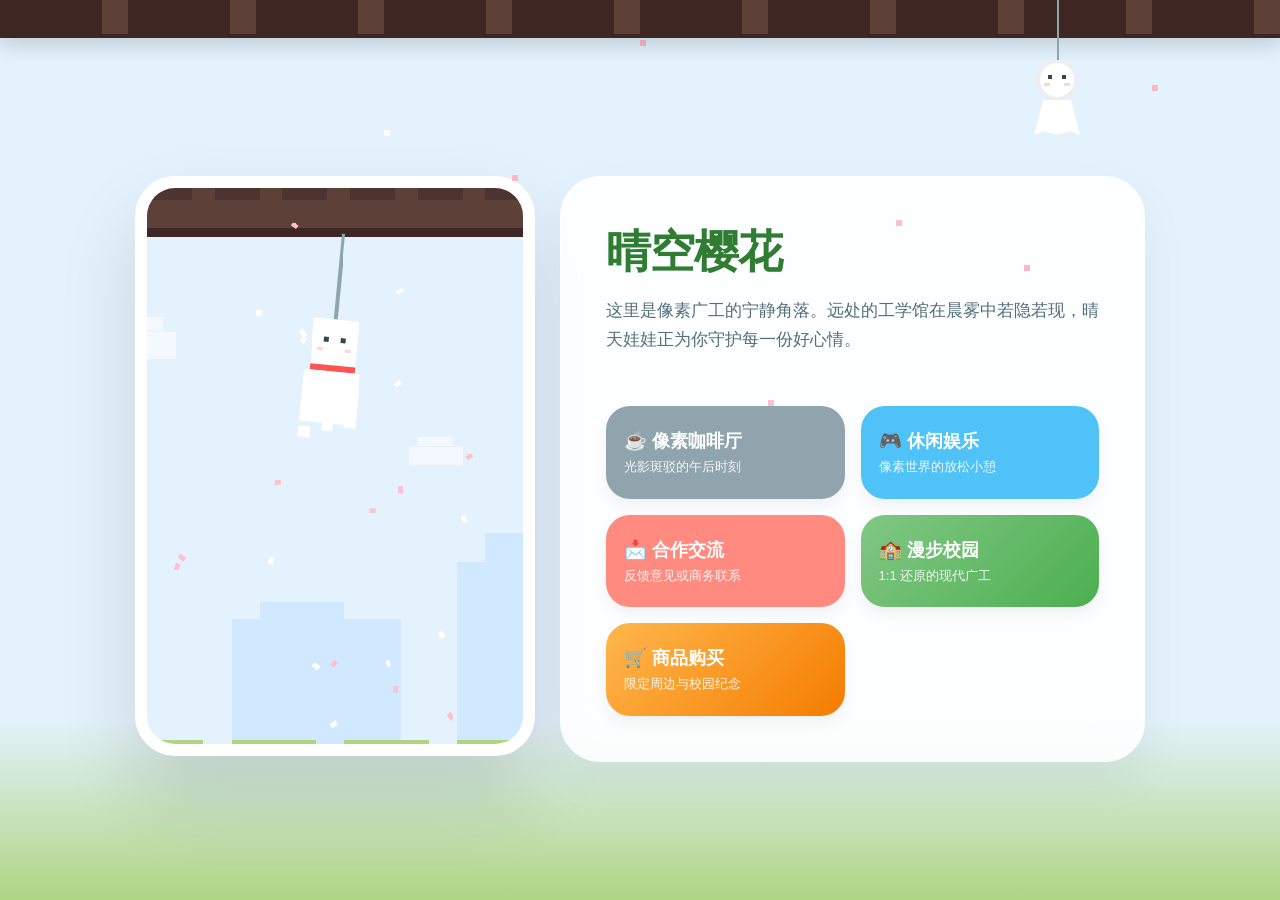
<file: index.html>
<!DOCTYPE html>
<html lang="zh-CN">
<head>
    <meta charset="UTF-8">
    <meta name="viewport" content="width=device-width, initial-scale=1.0">
    <title>Sakura & Teru Teru: GDUT Edition</title>
    <link rel="stylesheet" href="css/style.css">
</head>
<body>

<div class="sakura-overlay"></div>

<div class="roof-overlay"></div>

<div id="drag-teru" class="teru-wrapper">
    <div class="teru-rope"></div>
    <div class="teru-body-box">
        <div class="teru-head">
            <div class="teru-eye left"></div>
            <div class="teru-eye right"></div>
            <div class="teru-blush left"></div>
            <div class="teru-blush right"></div>
        </div>
        <div class="teru-skirt"></div>
    </div>
</div>

<div class="portal-container">
    <div class="canvas-side">
        <canvas id="dayCanvas" width="400" height="580"></canvas>
    </div>

    <div class="content-side">
        <div class="header">
            <h1>晴空樱花</h1>
            <p>这里是像素广工的宁静角落。远处的工学馆在晨雾中若隐若现，晴天娃娃正为你守护每一份好心情。</p>
        </div>

        <div class="nav-grid">
            <a href="cafe.html" class="nav-card cafe-link">
                <strong>☕ 像素咖啡厅</strong>
                <span>光影斑驳的午后时刻</span>
            </a>
            
            <a href="games.html" class="nav-card entertainment-link">
                <strong>🎮 休闲娱乐</strong>
                <span>像素世界的放松小憩</span>
            </a>

            <a href="mailto:contact@gdut.edu" class="nav-card contact-link">
                <strong>📩 合作交流</strong>
                <span>反馈意见或商务联系</span>
            </a>

            <a href="university.html" class="nav-card campus-link">
                <strong>🏫 漫步校园</strong>
                <span>1:1 还原的现代广工</span>
            </a>

            <a href="shop.html" class="nav-card shop-link">
                <strong>🛒 商品购买</strong>
                <span>限定周边与校园纪念</span>
            </a>
        </div>
    </div>
</div>

<script src="js/main.js"></script>
</body>
</html>
</file>
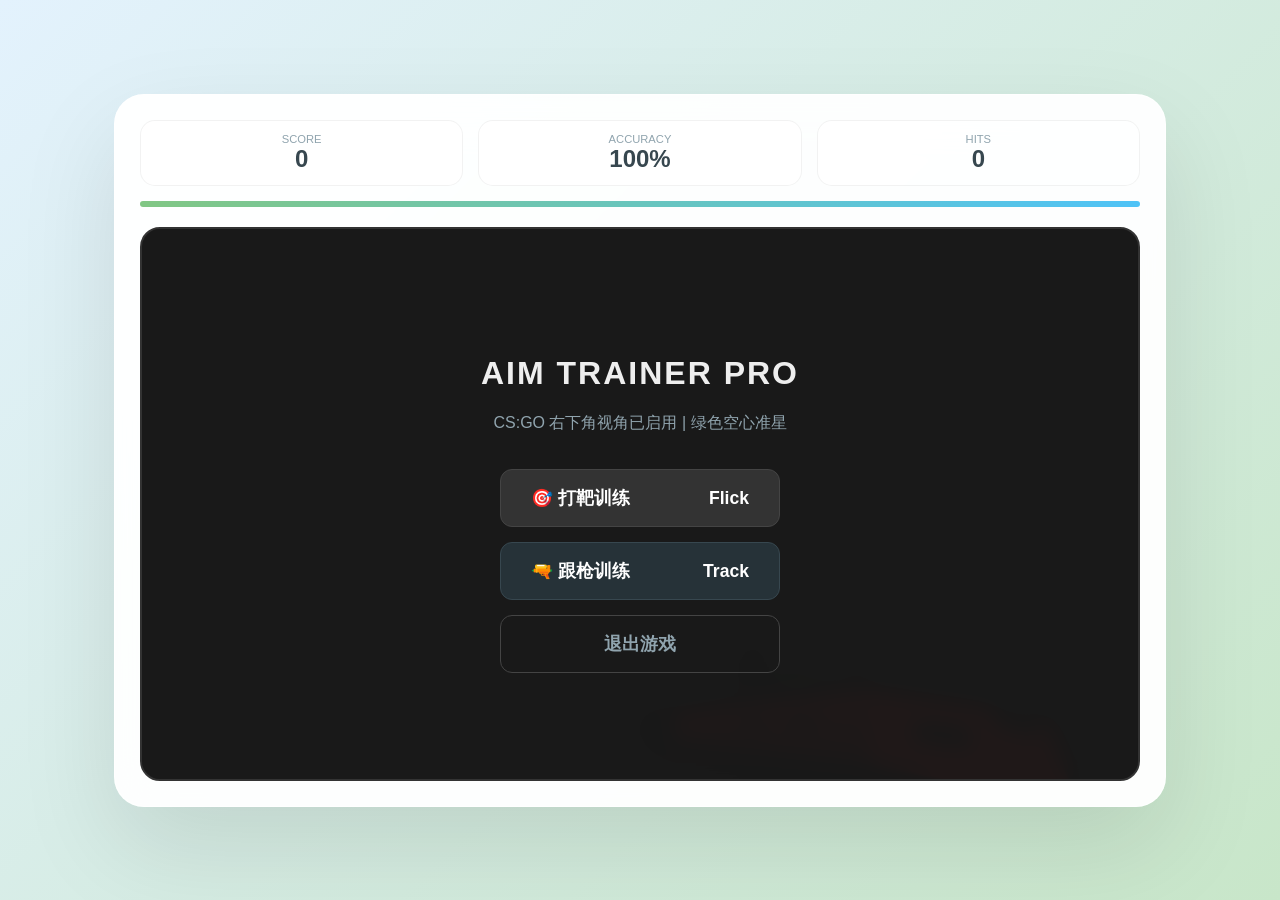
<file: aim-trainer.html>
<!DOCTYPE html>
<html lang="zh-CN">
<head>
    <meta charset="UTF-8">
    <meta name="viewport" content="width=device-width, initial-scale=1.0">
    <title>打靶训练 Pro - CS:GO 视角版</title>
    <style>
        :root {
            --primary: #81c784;
            --accent: #4fc3f7;
            --dark: #37474f;
            --glass: rgba(255, 255, 255, 0.95);
            --bg-gradient: linear-gradient(135deg, #e3f2fd 0%, #c8e6c9 100%);
            /* CS:GO 经典准星颜色 */
            --crosshair-color: #00ff00; 
        }

        body {
            margin: 0;
            font-family: 'PingFang SC', 'Helvetica Neue', sans-serif;
            background: var(--bg-gradient);
            height: 100vh;
            display: flex;
            justify-content: center;
            align-items: center;
            overflow: hidden;
            /* 关键：隐藏默认鼠标指针，改用自定义准星 */
            cursor: none; 
        }

/* 开火瞬间通过亮度滤镜模拟火光照在枪身上的效果 */
.weapon-fire {
    filter: drop-shadow(0 30px 60px rgba(0,0,0,0.7)) brightness(1.6) !important;
}

        .game-wrapper {
            width: 95vw;
            max-width: 1000px;
            background: var(--glass);
            backdrop-filter: blur(25px);
            border-radius: 30px;
            padding: 25px;
            box-shadow: 0 40px 100px rgba(0,0,0,0.1);
            border: 1px solid rgba(255,255,255,0.7);
            position: relative;
        }

        /* 数据看板 */
        .dashboard {
            display: grid;
            grid-template-columns: repeat(3, 1fr);
            gap: 15px;
            margin-bottom: 20px;
            cursor: default; /* 看板区域允许显示鼠标，便于操作按钮，但游戏时隐藏 */
        }

        .stat-card {
            background: rgba(255,255,255,0.6);
            padding: 12px;
            border-radius: 15px;
            text-align: center;
            border: 1px solid rgba(0,0,0,0.05);
        }

        .stat-label { font-size: 0.7rem; color: #90a4ae; text-transform: uppercase; }
        .stat-value { font-size: 1.5rem; font-weight: 800; color: var(--dark); }

        .timer-container {
            grid-column: span 3;
            height: 6px;
            background: #eceff1;
            border-radius: 10px;
            overflow: hidden;
        }

        #timer-bar {
            height: 100%;
            width: 100%;
            background: linear-gradient(90deg, var(--primary), var(--accent));
            transition: width 0.1s linear;
        }

        /* 游戏区域 */
        .canvas-area {
            position: relative;
            background: #1a1a1a; /* 深色背景更有射击感，反衬绿色准星 */
            border-radius: 20px;
            overflow: hidden;
            border: 2px solid #333;
        }

        #game-canvas {
            display: block;
            width: 100%;
            height: 550px;
        }

        /* --- 关键改动：CS:GO 风格枪模容器 --- */
        #weapon-container {
            position: absolute;
            /* CS:GO 右下角持枪 */
            bottom: -50px; 
            right: 2%; 
            width: 550px; /* 增加宽度以增加透视压缩感 */
            height: 350px;
            pointer-events: none;
            z-index: 50;
            /* 回弹动画设置，平滑过渡 sway 和 recoil */
            transition: transform 0.15s cubic-bezier(0.4, 0, 0.2, 1);
            filter: drop-shadow(0 30px 50px rgba(0,0,0,0.6));
        }

        /* --- 关键改动：CS:GO 风格自定义十字准星 --- */
        #crosshair {
            position: absolute;
            width: 24px;
            height: 24px;
            pointer-events: none;
            z-index: 200;
            /* 使用 mix-blend-mode 确保在不同颜色背景上清晰可见（通常不需要，因为网格是深色，绿色很清晰） */
            /*mix-blend-mode: difference;*/
            display: none; /* 初始隐藏 */
        }
        .ch-line {
            position: absolute;
            background-color: var(--crosshair-color);
            border-radius: 1px;
        }
        /* 十字线尺寸（CS:GO 风格，空心） */
        .ch-v { width: 2px; height: 20px; left: 11px; top: 2px; }
        .ch-h { width: 20px; height: 2px; top: 11px; left: 2px; }
        /* 中心点（CS:GO 默认没有，需要空心） */
        /*.ch-dot { width: 2px; height: 2px; top: 11px; left: 11px; border-radius: 50%; display: none; }*/

        .overlay {
            position: absolute;
            inset: 0;
            display: flex;
            flex-direction: column;
            justify-content: center;
            align-items: center;
            background: rgba(26, 26, 26, 0.95); /* 深色遮罩 */
            z-index: 100;
            backdrop-filter: blur(10px);
            cursor: default; /* 菜单允许显示鼠标 */
        }

        .menu-buttons {
            display: flex;
            flex-direction: column;
            gap: 15px;
            width: 280px;
        }

        .btn {
            background: #333; /* 深色按钮 */
            color: white;
            border: none;
            padding: 16px 30px;
            border-radius: 12px;
            font-size: 1.1rem;
            font-weight: 600;
            cursor: pointer;
            transition: all 0.2s cubic-bezier(0.4, 0, 0.2, 1);
            display: flex;
            justify-content: space-between;
            align-items: center;
            border: 1px solid #444;
        }

        .btn:hover { transform: translateY(-3px); box-shadow: 0 8px 20px rgba(0,0,0,0.3); background: #444; border-color: var(--primary); }
        .btn-secondary { background: #263238; border-color: #37474f; }
        .btn-outline { background: transparent; color: #90a4ae; border: 1px solid #444; justify-content: center; }

        .combo-text {
            position: absolute;
            pointer-events: none;
            color: var(--primary);
            font-weight: bold;
            z-index: 10;
            animation: floatUp 0.5s ease-out forwards;
        }

        @keyframes floatUp {
            from { opacity: 1; transform: translate(-50%, 0) scale(1.3); }
            to { opacity: 0; transform: translate(-50%, -40px) scale(1); }
        }
    </style>
</head>
<body>

<div id="crosshair">
    <div class="ch-line ch-v"></div>
    <div class="ch-line ch-h"></div>
    </div>

<div class="game-wrapper">
    <div class="dashboard">
        <div class="stat-card">
            <div class="stat-label" id="score-label">SCORE</div>
            <div id="score" class="stat-value">0</div>
        </div>
        <div class="stat-card">
            <div class="stat-label">ACCURACY</div>
            <div id="accuracy" class="stat-value">100%</div>
        </div>
        <div class="stat-card">
            <div class="stat-label" id="hits-label">HITS</div>
            <div id="hits" class="stat-value">0</div>
        </div>
        <div class="timer-container">
            <div id="timer-bar"></div>
        </div>
    </div>

    <div class="canvas-area">
        <canvas id="game-canvas"></canvas>
        
        <div id="weapon-container">
<svg viewBox="0 0 300 150" width="100%" height="100%">
    <defs>
        <linearGradient id="crimsonGradient" x1="0%" y1="0%" x2="0%" y2="100%">
            <stop offset="0%" style="stop-color:#8B0000;stop-opacity:1" />
            <stop offset="100%" style="stop-color:#4A0000;stop-opacity:1" />
        </linearGradient>
        <pattern id="gripPattern" x="0" y="0" width="6" height="6" patternUnits="userSpaceOnUse">
            <path d="M0 0 L3 3 M3 0 L0 3" stroke="#1a1a1a" stroke-width="0.5"/>
        </pattern>
    </defs>
    
    <g filter="drop-shadow(3px 5px 4px rgba(0,0,0,0.6))">
        <circle cx="50" cy="115" r="9" fill="#111" stroke="#000" stroke-width="1"/>
        <rect x="42" y="113" width="16" height="4" rx="1" fill="#000"/>
        <circle cx="50" cy="115" r="3" fill="#000" />

        <path d="M58,108 L160,95 L165,135 L58,122 Z" fill="url(#crimsonGradient)" stroke="#3a0000" stroke-width="0.5"/>
        <path d="M60,109 L158,97 L158,99 L60,111 Z" fill="#b52b2b" opacity="0.4"/>
        <path d="M80,110 L140,103 L142,125 L80,128 Z" fill="url(#gripPattern)" opacity="0.7"/>
        <rect x="95" y="112" width="12" height="4" rx="1" fill="#000" />
        <rect x="120" y="110" width="15" height="4" rx="1" fill="#000" />

        <path d="M100,75 L155,83 L155,94 L95,85 Z" fill="#1a1a1a" stroke="#000" />
        <ellipse cx="100" cy="81" rx="6" ry="11" fill="#111" transform="rotate(-7, 100, 81)" stroke="#000"/>
        <circle cx="125" cy="85" r="2.5" fill="#00ff00" opacity="0.9">
            <animate attributeName="opacity" values="0.9;0.5;0.9" dur="2s" repeatCount="indefinite" />
        </circle>

        <path d="M160,95 L260,110 L280,160 L165,135 Z" fill="#8B0000" stroke="#4A0000"/>
        <path d="M162,97 L258,112 L258,115 L162,100 Z" fill="#b52b2b" opacity="0.5"/>
        <rect x="190" y="112" width="30" height="10" transform="rotate(8, 190, 112)" fill="#050505" rx="1.5" />
        <path d="M230,105 L260,110 L255,120 L235,115 Z" fill="#111" />
    </g>
</svg>
        </div>

        <div id="ui-menu" class="overlay">
            <h1 style="color:#eee; margin-bottom: 5px; letter-spacing: 2px;">AIM TRAINER PRO</h1>
            <p style="color:#90a4ae; margin-bottom: 35px;">CS:GO 右下角视角已启用 | 绿色空心准星</p>
            <div class="menu-buttons">
                <button class="btn" onclick="start('flick')">🎯 打靶训练 <span>Flick</span></button>
                <button class="btn btn-secondary" onclick="start('track')">🔫 跟枪训练 <span>Track</span></button>
<button class="btn btn-outline" onclick="location.href='index.html'">退出游戏</button>
            </div>
        </div>

        <div id="ui-end" class="overlay" style="display: none;">
            <h2 id="result-rank" style="font-size: 2.8rem; margin-bottom: 5px;"></h2>
            <p id="result-detail" style="color: #78909c; line-height: 1.6; margin-bottom: 30px; text-align: center;"></p>
<button class="btn" style="width: 200px; justify-content: center;" onclick="location.href='index.html'">返回主菜单</button>
        </div>
    </div>
</div>

<script>
    const canvas = document.getElementById('game-canvas');
    const ctx = canvas.getContext('2d');
    const timerBar = document.getElementById('timer-bar');
    const weaponContainer = document.getElementById('weapon-container');
    const crosshair = document.getElementById('crosshair');
    
    let gameActive = false;
    let mode = 'flick'; 
    let score = 0, hits = 0, shots = 0, timeLeft = 30;
    let targets = [];
    let realStartTime = 0; 
    let combo = 0; // 连击数
    let maxCombo = 0; // 最高连击
    const REQUIRED_TIME = 30000; // 30秒的毫秒数
    let mouseX = 0, mouseY = 0;
    const GAME_DURATION = 30;

    function resize() {
        canvas.width = canvas.offsetWidth;
        canvas.height = canvas.offsetHeight;
    }
    window.addEventListener('resize', resize);
    resize();

    class Target {
        constructor(isTracking = false) {
            this.isTracking = isTracking;
            this.r = 0;
            this.maxR = isTracking ? 25 : Math.random() * 10 + 20;
            this.x = Math.random() * (canvas.width - 150) + 75;
            this.y = Math.random() * (canvas.height - 150) + 75;
            this.life = 1.0;
            this.shrinkSpeed = isTracking ? 0 : (0.007 + Math.random() * 0.006);
            this.vx = (Math.random() - 0.5) * 10;
            this.vy = (Math.random() - 0.5) * 10;
        }

        update() {
            if (this.isTracking) {
                if (Math.random() < 0.15) {
                    this.vx += (Math.random() - 0.5) * 4;
                    this.vy += (Math.random() - 0.5) * 4;
                }
                const maxSpeed = 12;
                const speed = Math.hypot(this.vx, this.vy);
                if (speed > maxSpeed) { this.vx = (this.vx/speed)*maxSpeed; this.vy = (this.vy/speed)*maxSpeed; }
                const margin = 100;
                if (this.x < margin) this.vx += 0.8;
                if (this.x > canvas.width - margin) this.vx -= 0.8;
                if (this.y < margin) this.vy += 0.8;
                if (this.y > canvas.height - margin) this.vy -= 0.8;
                this.x += this.vx; this.y += this.vy;
                if(this.r < this.maxR) this.r += 2;
            } else {
                if(this.r < this.maxR) this.r += 2;
                this.life -= this.shrinkSpeed;
            }
        }

        draw() {
            ctx.beginPath();
            ctx.arc(this.x, this.y, this.r, 0, Math.PI * 2);
            ctx.fillStyle = this.isTracking ? `rgba(79, 195, 247, 0.85)` : `rgba(255, 138, 128, ${this.life})`;
            ctx.fill();
            ctx.strokeStyle = "rgba(255,255,255,0.8)"; /* 白色轮廓线 */
            ctx.lineWidth = 1.5;
            ctx.stroke();
        }
    }

    function start(selectedMode) {
        mode = selectedMode;
        score = 0; hits = 0; shots = 0; timeLeft = GAME_DURATION;
        targets = [];
        gameActive = true;
        realStartTime = performance.now();
        document.getElementById('ui-menu').style.display = 'none';
        document.getElementById('ui-end').style.display = 'none';
        
        // 游戏时显示自定义准星
        crosshair.style.display = 'block';

        if(mode === 'track') targets.push(new Target(true));
        
        requestAnimationFrame(gameLoop);
    }

    function gameLoop() {
        if (!gameActive) return;
        ctx.clearRect(0, 0, canvas.width, canvas.height);
        
        // 绘制 CS:GO 风格深色背景网格
        ctx.strokeStyle = '#222';
        ctx.lineWidth = 1;
        for(let i=0; i<canvas.width; i+=50) { ctx.beginPath(); ctx.moveTo(i,0); ctx.lineTo(i,canvas.height); ctx.stroke(); }
        for(let i=0; i<canvas.height; i+=50) { ctx.beginPath(); ctx.moveTo(0,i); ctx.lineTo(canvas.width,i); ctx.stroke(); }

        timeLeft -= 1/60;
        timerBar.style.width = (timeLeft / GAME_DURATION) * 100 + '%';
        if (timeLeft <= 0) return endGame();

        if (mode === 'flick') {
            if (Math.random() < 0.045 && targets.length < 5) targets.push(new Target(false));
        } else {
            shots++;
            const t = targets[0];
            if (t && Math.hypot(t.x - mouseX, t.y - mouseY) < t.r) { hits++; score += 5; }
        }

        targets = targets.filter(t => t.life > 0);
        targets.forEach(t => { t.update(); t.draw(); });
        updateStats();
        requestAnimationFrame(gameLoop);
    }

    // 交互逻辑：准星随动与枪模摇摆
    window.addEventListener('mousemove', (e) => {
        const rect = canvas.getBoundingClientRect();
        mouseX = e.clientX - rect.left;
        mouseY = e.clientY - rect.top;

        // --- 关键改动：自定义准星跟随 ---
        if (gameActive) {
            // 将准星中心对齐鼠标坐标 (准星宽24px，所以减12)
            crosshair.style.left = e.clientX - 12 + 'px';
            crosshair.style.top = e.clientY - 12 + 'px';
        }

        // --- 枪模随动 (Sway) ---
        // CS:GO 随动主要是左右轻微摆动
        if (gameActive) {
            const swayX = (e.clientX - window.innerWidth / 2) * 0.06;
            const swayY = (e.clientY - window.innerHeight / 2) * 0.02;
            weaponContainer.style.transform = `translate(${swayX}px, ${swayY}px) rotate(${swayX * 0.05}deg)`;
        }
    });

    canvas.addEventListener('mousedown', (e) => {
        if (!gameActive) return;

weaponContainer.classList.add('weapon-fire');
setTimeout(() => weaponContainer.classList.remove('weapon-fire'), 60);

        // --- 关键改动：CS:GO 风格后坐力 (上跳与后震) ---
        // 瞬间：向上弹起 (translateY) 并向右轻微旋转
        weaponContainer.style.transition = 'none';
        weaponContainer.style.transform += ' translate(-8px, -40px) scale(1.04) rotate(-1.5deg)';
        
        // 随后：平滑回位 (transition 0.3s)
        setTimeout(() => {
            weaponContainer.style.transition = 'transform 0.3s cubic-bezier(0.18, 0.89, 0.32, 1.28)';
            const shiftX = (e.clientX - window.innerWidth / 2) * 0.06;
            const shiftY = (e.clientY - window.innerHeight / 2) * 0.02;
            weaponContainer.style.transform = `translate(${shiftX}px, ${shiftY}px) rotate(${shiftX * 0.05}deg)`;
        }, 50);

        if (mode === 'track') return;
        shots++;
        const rect = canvas.getBoundingClientRect();
        const x = e.clientX - rect.left;
        const y = e.clientY - rect.top;
        for(let i = targets.length - 1; i >= 0; i--) {
            const t = targets[i];
// 在命中目标的 if 判断内部替换：
if (Math.hypot(t.x - x, t.y - y) < t.r) {
    hits++;
    combo++; // 连击增加
    if (combo > maxCombo) maxCombo = combo;

    // 评分公式：基础分(50) + 反应奖金(最高100) + 连击加成
    // t.life 越大代表你反应越快
    const reactionBonus = Math.round(t.life * 100);
    const comboBonus = Math.floor(combo / 5) * 10; 
    const gainedScore = 50 + reactionBonus + comboBonus;
    
    score += gainedScore;
    targets.splice(i, 1);
    
    // 飘字效果显示具体加分
    showEffect(x, y, `+${gainedScore} (x${combo})`);
    return;
} else {
    // 没点中，连击重置
    combo = 0;
}
        }
    });

    function updateStats() {
        document.getElementById('score').innerText = Math.floor(score);
        document.getElementById('hits').innerText = hits;
        const acc = shots === 0 ? 100 : Math.round((hits / shots) * 100);
        document.getElementById('accuracy').innerText = acc + '%';
    }

    function endGame() {
        gameActive = false;
const actualElapsed = performance.now() - realStartTime;
        const uiEnd = document.getElementById('ui-end');
        uiEnd.style.display = 'flex';
        
        // 结算时隐藏准星
        crosshair.style.display = 'none';

// 如果物理耗时少于 29.9秒（留0.1秒冗余防止误报），则判定为作弊
    if (actualElapsed < (REQUIRED_TIME - 100)) {
        document.getElementById('result-rank').innerText = "❌ 异常检测";
        document.getElementById('result-detail').innerHTML = 
            `物理检测未通过！<br>逻辑运行过快，成绩已作废。`;
        return; // 直接跳出，不执行后面的正常结算
    }
const acc = shots === 0 ? 0 : Math.round((hits / shots) * 100);
    
    // 计算综合评价等级
    let rank = "D";
    let color = "#90a4ae";
    
    if (acc > 90 && score > 2500) { rank = "S+"; color = "#ff1744"; }
    else if (acc > 80 && score > 2000) { rank = "S"; color = "#ff5252"; }
    else if (acc > 70 && score > 1500) { rank = "A"; color = "#ffab40"; }
    else if (acc > 60 && score > 1000) { rank = "B"; color = "#4fc3f7"; }
    else { rank = "C"; color = "#81c784"; }

    const rankEl = document.getElementById('result-rank');
    rankEl.innerText = `RANK: ${rank}`;
    rankEl.style.color = color;

    document.getElementById('result-detail').innerHTML = `
        <div style="text-align:left; display:inline-block; font-family:monospace;">
            总分: ${Math.floor(score)}<br>
            准确率: ${acc}%<br>
            命中数: ${hits}<br>
            最高连击: ${maxCombo}<br>
            物理校验: 正常
        </div>
    `;
}

    function backToMenu() {
        document.getElementById('ui-end').style.display = 'none';
        document.getElementById('ui-menu').style.display = 'flex';
        weaponContainer.style.transform = 'none';
        crosshair.style.display = 'none';
        ctx.clearRect(0,0,canvas.width, canvas.height);
    }

    function showEffect(x, y, text) {
        const el = document.createElement('div');
        el.className = 'combo-text';
        el.innerText = text;
        el.style.left = x + 'px';
        el.style.top = y + 'px';
        document.querySelector('.canvas-area').appendChild(el);
        setTimeout(() => el.remove(), 500);
    }

    function exit() { if(confirm("确定退出并重置吗？")) window.location.reload(); }
</script>
</body>
</html>
</file>
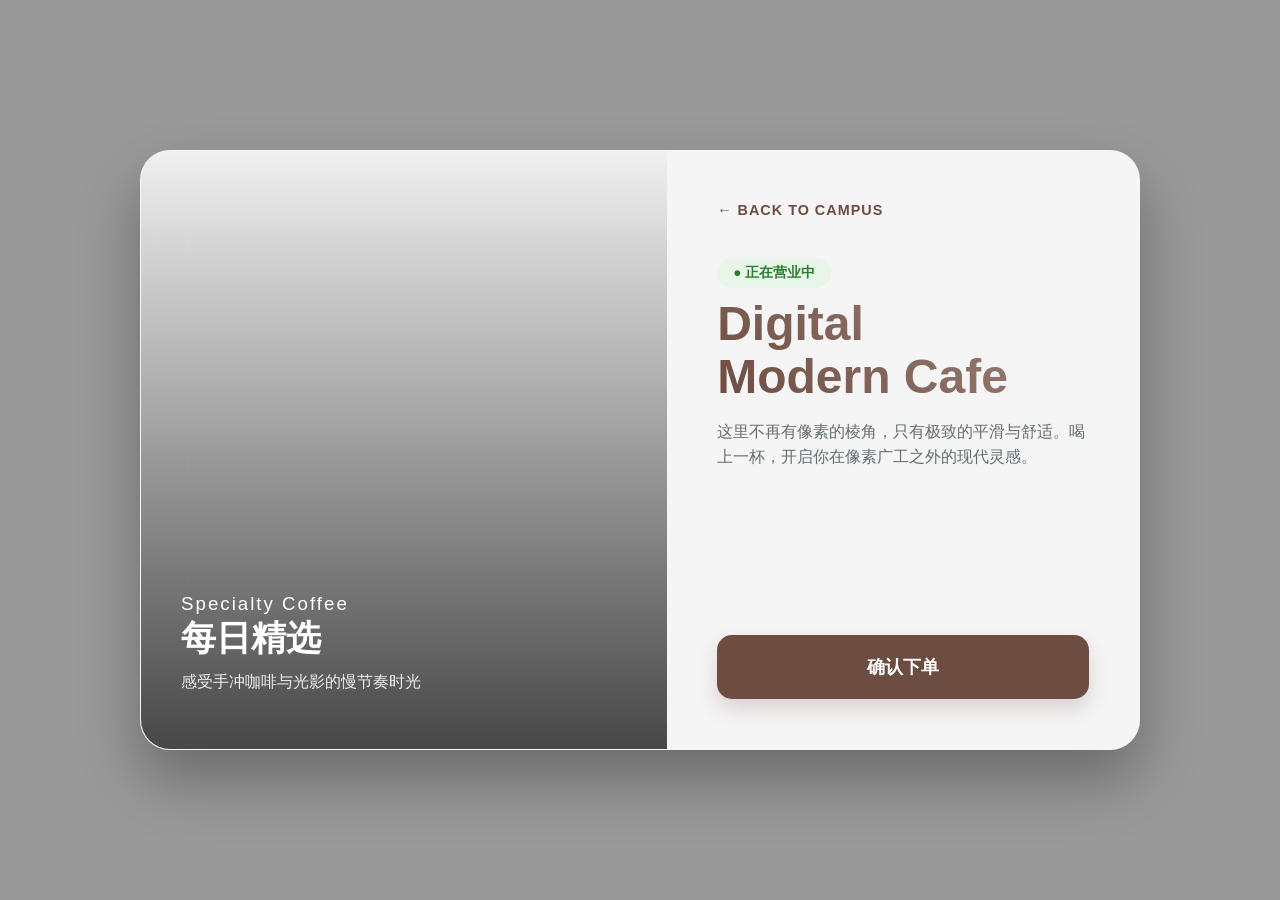
<file: cafe.html>
<!DOCTYPE html>
<html lang="zh-CN">
<head>
    <meta charset="UTF-8">
    <meta name="viewport" content="width=device-width, initial-scale=1.0">
    <title>Modern Digital Cafe | Responsive</title>
    <link rel="stylesheet" href="css/cafe.css">
</head>
<body>

<div class="cafe-card">
    <div class="display-area">
        <div class="content-overlay">
            <h3 style="margin:0; font-weight: 300; letter-spacing: 2px;">Specialty Coffee</h3>
            <h2 style="margin:0; font-size: 2.2rem;">每日精选</h2>
            <p style="opacity: 0.9; margin-top: 10px;">感受手冲咖啡与光影的慢节奏时光</p>
        </div>
    </div>

    <div class="control-panel">
        <div>
            <a href="index.html" class="back-nav">← Back to Campus</a>
            
            <div style="margin-top: 20px;">
                <span class="status-tag">● 正在营业中</span>
                <h1 class="cafe-title">Digital<br>Modern Cafe</h1>
                <p style="color: #636e72; line-height: 1.6; margin-top: 15px;">
                    这里不再有像素的棱角，只有极致的平滑与舒适。喝上一杯，开启你在像素广工之外的现代灵感。
                </p>
            </div>
        </div>

        <button class="btn-order" onclick="alert('订单已确认，咖啡正在为您研磨中...')">
            确认下单
        </button>
    </div>
</div>

</body>
</html>
</file>
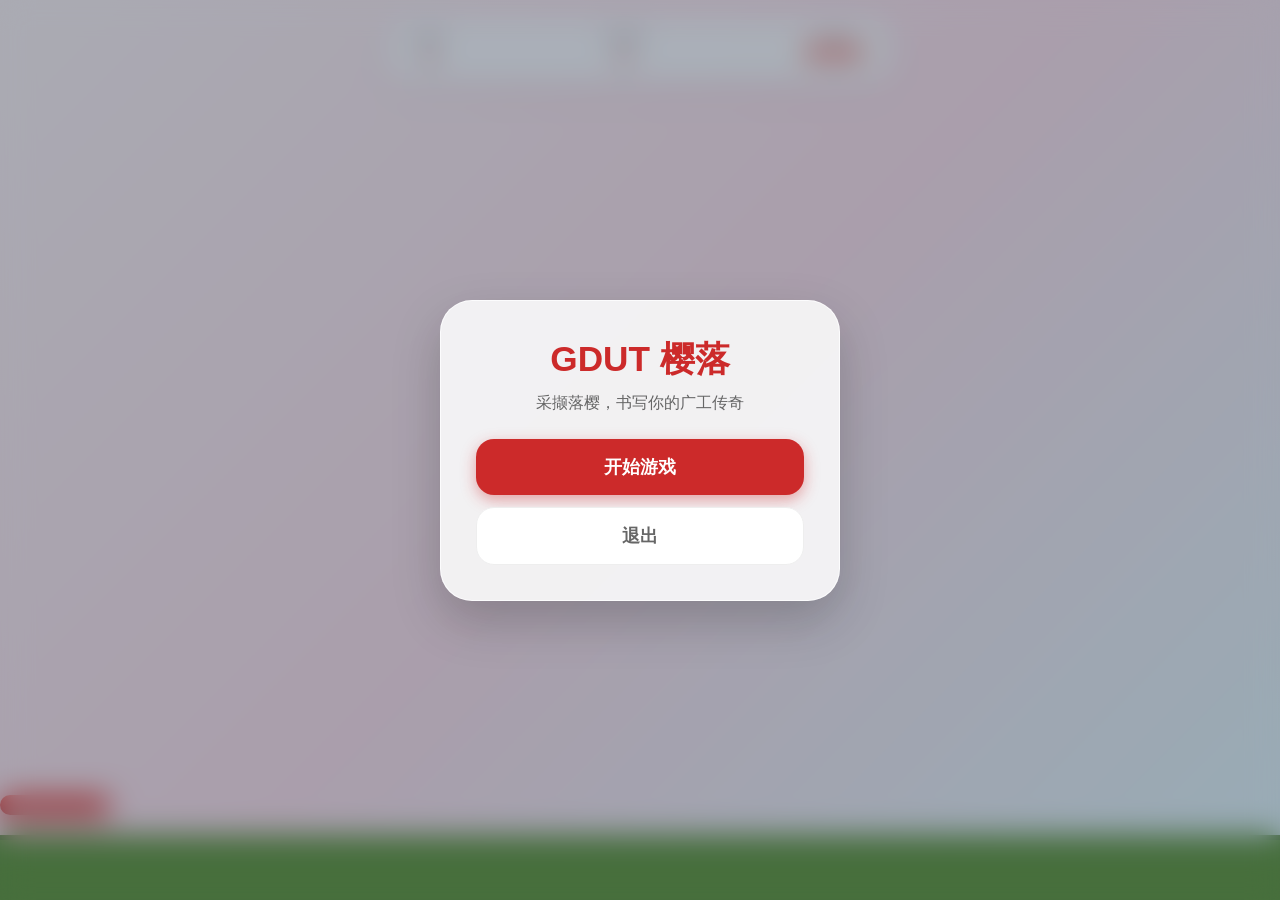
<file: cherry-catcher.html>
<!DOCTYPE html>
<html lang="zh-CN">
<head>
    <meta charset="UTF-8">
    <meta name="viewport" content="width=device-width, initial-scale=1.0, maximum-scale=1.0, user-scalable=no">
    <title>GDUT 樱落校园 · 至尊典藏版</title>
    <style>
        :root {
            --gdut-red: #cc2a2a;
            --gdut-red-glow: rgba(204, 42, 42, 0.4);
            --gold: #ffcf40;
            --glass-bg: rgba(255, 255, 255, 0.85);
            --text-main: #2c3e50;
        }

        * { box-sizing: border-box; -webkit-tap-highlight-color: transparent; outline: none; }

        body {
            margin: 0; overflow: hidden;
            font-family: 'PingFang SC', 'Microsoft YaHei', sans-serif;
            background: linear-gradient(135deg, #fff5f5 0%, #ffe0e9 50%, #e0f7fa 100%);
            height: 100vh; touch-action: none; user-select: none;
        }

        /* --- 动态背景与层级 --- */
        #game-container { position: relative; width: 100%; height: 100%; overflow: hidden; }

        /* --- UI 通用卡片 --- */
        .glass-overlay {
            position: fixed; inset: 0; z-index: 3000;
            display: flex; justify-content: center; align-items: center;
            background: rgba(44, 62, 80, 0.4); backdrop-filter: blur(15px);
            transition: all 0.4s ease;
        }

        .card {
            background: var(--glass-bg); padding: 35px; border-radius: 32px;
            width: 88%; max-width: 400px; text-align: center;
            box-shadow: 0 20px 50px rgba(0,0,0,0.2);
            border: 1px solid rgba(255,255,255,0.8);
        }

        /* --- 顶部状态栏 --- */
        #status-bar {
            position: absolute; top: 20px; left: 50%; transform: translateX(-50%);
            width: 90%; max-width: 500px; padding: 12px 25px;
            background: rgba(255, 255, 255, 0.9); backdrop-filter: blur(8px);
            border-radius: 20px; display: flex; justify-content: space-between;
            z-index: 100; border: 1.5px solid rgba(255,255,255,0.5);
            box-shadow: 0 10px 30px rgba(0,0,0,0.05);
        }

        .stat-group { display: flex; flex-direction: column; align-items: center; }
        .label { font-size: 0.65rem; color: #888; font-weight: 700; text-transform: uppercase; }
        .val { font-size: 1.3rem; font-weight: 900; color: var(--gdut-red); }

        /* --- 游戏核心元素 --- */
        #basket {
            position: absolute; bottom: 85px; width: 110px; height: 20px;
            background: linear-gradient(to bottom, #f44336, var(--gdut-red));
            border-radius: 12px; z-index: 50;
            box-shadow: 0 8px 20px rgba(211, 47, 47, 0.3);
            transition: transform 0.1s cubic-bezier(0.175, 0.885, 0.32, 1.275);
        }

        .falling-item { 
            position: absolute; font-size: 45px; pointer-events: none; z-index: 40; 
            filter: drop-shadow(0 5px 10px rgba(0,0,0,0.1));
        }

        #combo-text {
            position: absolute; right: 20px; top: 100px;
            font-size: 2rem; font-weight: 900; color: var(--gold);
            text-shadow: 2px 2px 0 var(--gdut-red);
            opacity: 0; pointer-events: none; transition: 0.2s;
        }

        /* --- 按钮系统 --- */
        .btn-group { display: flex; flex-direction: column; gap: 12px; margin-top: 25px; }
        .btn {
            width: 100%; padding: 16px; border: none; border-radius: 18px;
            font-size: 1.1rem; font-weight: 700; cursor: pointer; transition: 0.3s;
        }
        .btn-main { background: var(--gdut-red); color: white; box-shadow: 0 5px 15px var(--gdut-red-glow); }
        .btn-main:active { transform: scale(0.95); }
        .btn-sub { background: #fff; color: #666; border: 1.5px solid #eee; }

        .ground { position: absolute; bottom: 0; width: 100%; height: 65px; background: #5a9130; border-top: 5px solid #4a7728; }
        
        /* 动画类 */
        .pop { animation: popAnim 0.3s ease-out; }
        @keyframes popAnim { 0% { transform: scale(1); } 50% { transform: scale(1.4); } 100% { transform: scale(1); } }
    </style>
</head>
<body>

<div id="game-container">
    <div id="status-bar">
        <div class="stat-group">
            <span class="label">Best</span>
            <span id="high-score" class="val">0</span>
        </div>
        <div class="stat-group">
            <span class="label">Score</span>
            <span id="score-val" class="val">0</span>
        </div>
        <div class="stat-group">
            <span class="label">Life</span>
            <span id="lives-val" style="color:#ff5252">❤️❤️❤️</span>
        </div>
    </div>

    <div id="combo-text">COMBO X1</div>

    <div id="menu-screen" class="glass-overlay">
        <div class="card">
            <h1 id="menu-title" style="color:var(--gdut-red); margin:0; font-size: 2.2rem;">GDUT 樱落</h1>
            <p id="menu-desc" style="margin:10px 0 20px 0; color:#666;">采撷落樱，书写你的广工传奇</p>
            
            <div id="final-stats" style="display:none; background:rgba(0,0,0,0.03); padding:15px; border-radius:20px; margin-bottom:20px;">
                <div style="display:flex; justify-content:space-around;">
                    <div><small>得分</small><div id="end-score" style="font-size:1.5rem; font-weight:900; color:var(--gdut-red);">0</div></div>
                    <div><small>评价</small><div id="end-eval" style="font-size:1rem; font-weight:900;">及格</div></div>
                </div>
            </div>

            <div class="btn-group">
                <button class="btn btn-main" onclick="startGame()" id="start-btn">开始游戏</button>
                <button class="btn btn-sub" onclick="exitGame()">退出</button>
            </div>
        </div>
    </div>

    <div id="basket"></div>
    <div class="ground"></div>
</div>

<script>
    let score = 0, lives = 3, combo = 0, highScore = 0;
    let gameActive = false, audioCtx = null;
    let spawnTimer = null;

    // 初始化最高分
    highScore = localStorage.getItem('gdut_high_score') || 0;
    document.getElementById('high-score').innerText = highScore;

    function initAudio() {
        if (!audioCtx) audioCtx = new (window.AudioContext || window.webkitAudioContext)();
    }

    function playSound(freq, duration, type = 'sine') {
        if (!audioCtx) return;
        const osc = audioCtx.createOscillator();
        const g = audioCtx.createGain();
        osc.type = type;
        osc.frequency.setValueAtTime(freq, audioCtx.currentTime);
        g.gain.setValueAtTime(0.1, audioCtx.currentTime);
        g.gain.exponentialRampToValueAtTime(0.01, audioCtx.currentTime + duration);
        osc.connect(g); g.connect(audioCtx.destination);
        osc.start(); osc.stop(audioCtx.currentTime + duration);
    }

    function startGame() {
        initAudio();
        // 重置数据
        score = 0; lives = 3; combo = 0;
        document.getElementById('score-val').innerText = '0';
        document.getElementById('lives-val').innerText = '❤️❤️❤️';
        document.getElementById('menu-screen').style.display = 'none';
        gameActive = true;
        
        // 开始生成循环
        if (spawnTimer) clearInterval(spawnTimer);
        loop();
    }

    function loop() {
        if (!gameActive) return;
        spawnItem();
        // 动态难度：分数越高生成越快
        let delay = Math.max(300, 1000 - (score * 2));
        spawnTimer = setTimeout(loop, delay);
    }

    function spawnItem() {
        const item = document.createElement('div');
        item.className = 'falling-item';
        const isNotice = Math.random() < 0.1;
        item.innerHTML = isNotice ? '✉️' : '🌸';
        if(isNotice) item.style.filter = "drop-shadow(0 0 10px gold)";
        
        const startX = Math.random() * (window.innerWidth - 60);
        item.style.left = startX + 'px';
        item.style.top = '-60px';
        document.body.appendChild(item);

        let y = -60;
        let speed = 4 + (score / 100);
        let drift = (Math.random() - 0.5) * 2; // 随机摆动

        function step() {
            if (!gameActive) { item.remove(); return; }
            y += speed;
            let currentX = parseFloat(item.style.left) + drift;
            item.style.top = y + 'px';
            item.style.left = currentX + 'px';

            const b = document.getElementById('basket').getBoundingClientRect();
            const i = item.getBoundingClientRect();

            // 碰撞检测
            if (i.bottom > b.top && i.right > b.left && i.left < b.right && i.top < b.bottom) {
                if (isNotice) {
                    score += 20;
                    playSound(880, 0.4, 'triangle');
                } else {
                    combo++;
                    score += (1 + Math.floor(combo/10));
                    playSound(500 + (combo * 10), 0.1);
                    showCombo();
                }
                updateUI();
                item.remove();
                return;
            }

            // 越界检测
            if (y > window.innerHeight) {
                if (!isNotice) {
                    lives--;
                    combo = 0;
                    document.getElementById('lives-val').innerText = "❤️".repeat(lives);
                    playSound(150, 0.3, 'square');
                    if (lives <= 0) gameOver();
                }
                item.remove();
                return;
            }
            requestAnimationFrame(step);
        }
        requestAnimationFrame(step);
    }

    function showCombo() {
        const ct = document.getElementById('combo-text');
        if(combo > 5) {
            ct.innerText = `COMBO X${combo}`;
            ct.style.opacity = '1';
            ct.classList.remove('pop');
            void ct.offsetWidth;
            ct.classList.add('pop');
        }
    }

    function updateUI() {
        const s = document.getElementById('score-val');
        s.innerText = score;
        s.classList.remove('pop');
        void s.offsetWidth;
        s.classList.add('pop');
        
        const b = document.getElementById('basket');
        b.style.transform = 'scale(1.2, 0.8)';
        setTimeout(() => b.style.transform = 'scale(1)', 100);
    }

    function gameOver() {
        gameActive = false;
        clearTimeout(spawnTimer);
        
        // 更新最高分
        if (score > highScore) {
            highScore = score;
            localStorage.setItem('gdut_high_score', highScore);
            document.getElementById('high-score').innerText = highScore;
        }

        // 显示结算界面
        document.getElementById('menu-title').innerText = "学期结束";
        document.getElementById('menu-desc').innerText = score > highScore ? "创纪录了！你是广工的神！" : "再接再厉，广工不养闲人~";
        document.getElementById('start-btn').innerText = "再来一局";
        document.getElementById('final-stats').style.display = 'block';
        document.getElementById('end-score').innerText = score;
        document.getElementById('end-eval').innerText = score > 100 ? "优秀" : "继续努力";
        document.getElementById('menu-screen').style.display = 'flex';
        document.getElementById('combo-text').style.opacity = '0';
    }

    function exitGame() {
        if(confirm("确定要退出吗？")) window.close();
    }

    // 交互逻辑
    const handleMove = (x) => {
        if(!gameActive) return;
        const basketW = 110;
        let targetX = Math.max(basketW/2, Math.min(window.innerWidth - basketW/2, x));
        document.getElementById('basket').style.left = (targetX - basketW/2) + 'px';
    };

    document.addEventListener('mousemove', (e) => handleMove(e.clientX));
    document.addEventListener('touchmove', (e) => {
        handleMove(e.touches[0].clientX);
    }, {passive: false});

</script>
</body>
</html>
</file>
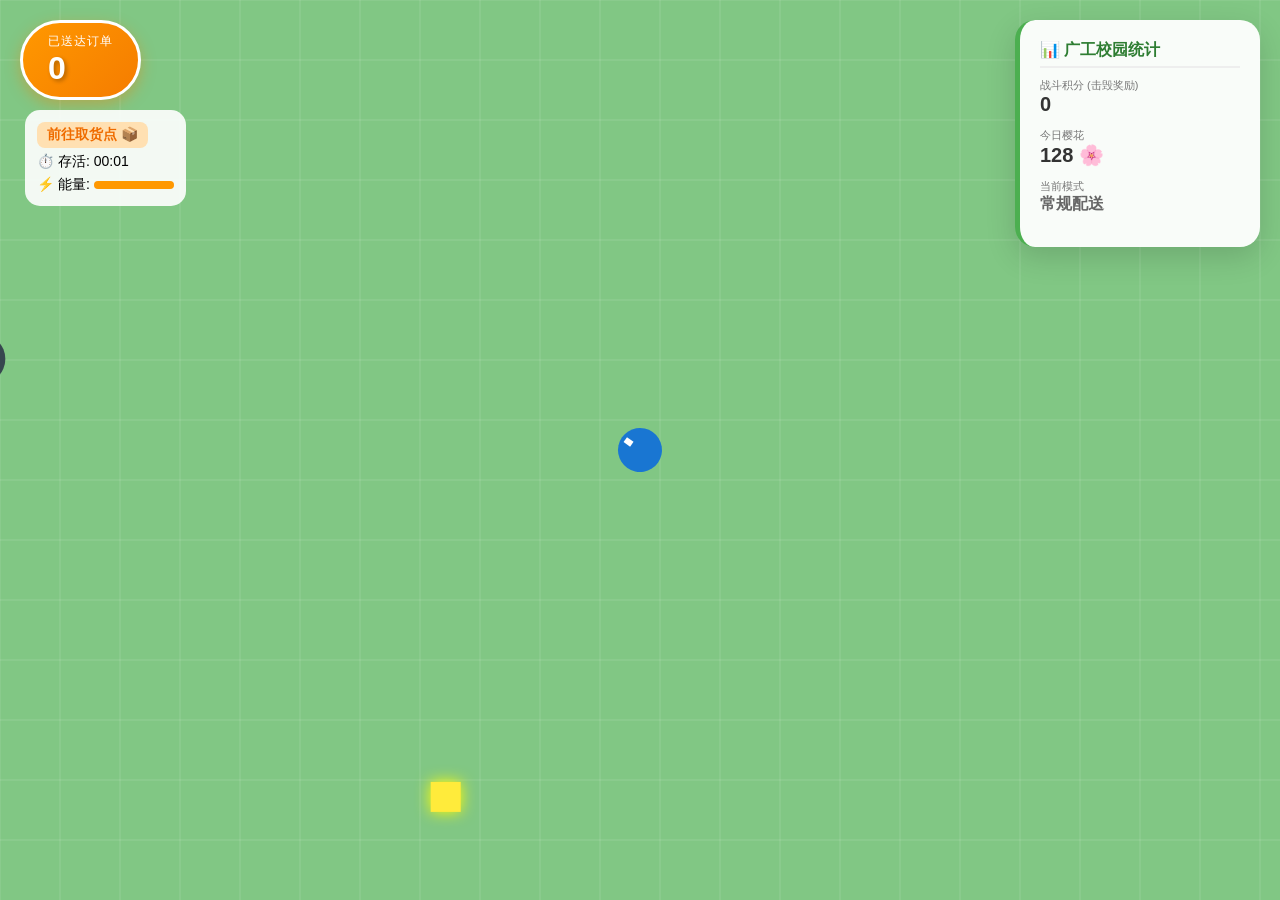
<file: delivery-hero.html>
<!DOCTYPE html>
<html lang="zh-CN">
<head>
    <meta charset="UTF-8">
    <title>广工外卖王 - 计分分离版</title>
    <style>
        body{margin:0;overflow:hidden;background:#a5d6a7;font-family:'PingFang SC',sans-serif}canvas{display:block;background:#81c784;cursor:crosshair}.order-badge{position:absolute;top:20px;left:20px;background:linear-gradient(135deg,#ff9800,#f57c00);color:#fff;padding:10px 25px;border-radius:50px;box-shadow:0 5px 15px rgba(245,124,0,.4);border:3px solid #fff;z-index:10}.order-count{font-size:32px;font-weight:900;text-shadow:2px 2px 4px rgba(0,0,0,.3)}.order-label{font-size:12px;text-transform:uppercase;letter-spacing:1px}.player-status{position:absolute;top:110px;left:25px;background:rgba(255,255,255,.9);padding:12px;border-radius:15px;font-size:14px;z-index:10}.score-board{position:absolute;top:20px;right:20px;background:rgba(255,255,255,.95);width:200px;padding:20px;border-radius:20px;box-shadow:0 10px 30px rgba(0,0,0,.15);border-left:5px solid #4caf50;z-index:10}.board-title{font-weight:700;color:#2e7d32;border-bottom:2px solid #eee;margin-bottom:10px;padding-bottom:5px}.stat-item{margin-bottom:12px}.stat-label{font-size:11px;color:#777}.stat-val{font-size:20px;font-weight:700;color:#333}.status-tag{display:inline-block;padding:4px 10px;border-radius:8px;font-weight:700;margin-bottom:5px}.waiting{background:#ffe0b2;color:#ef6c00}.delivering{background:#c8e6c9;color:#2e7d32}.powerup{background:#f44336;color:#fff;animation:_0x_bk 0.5s infinite}@keyframes _0x_bk{50%{opacity:.6}}#deathScreen{position:fixed;top:0;left:0;width:100vw;height:100vh;background:rgba(0,0,0,.85);display:none;flex-direction:column;justify-content:center;align-items:center;z-index:9999;color:#fff}.restart-btn{margin-top:25px;padding:18px 50px;font-size:22px;font-weight:700;background:#4caf50;color:#fff;border:none;border-radius:50px;cursor:pointer;pointer-events:auto}
    </style>
</head>
<body>
    <div class="order-badge"><div class="order-label">已送达订单</div><div class="order-count" id="orderScore">0</div></div>
    <div class="player-status"><div id="statusTag" class="status-tag waiting">等待接单...</div><div>⏱️ 存活: <span id="gameTimer">00:00</span></div><div style="margin-top:5px">⚡ 能量: <div style="width:80px;height:8px;background:#eee;display:inline-block;border-radius:4px;vertical-align:middle;"><div id="energyInner" style="width:100%;height:100%;background:#ff9800;border-radius:4px"></div></div></div></div>
    <div class="score-board"><div class="board-title">📊 广工校园统计</div><div class="stat-item"><div class="stat-label">战斗积分 (击毁奖励)</div><div class="stat-val" id="combatScore">0</div></div><div class="stat-item"><div class="stat-label">今日樱花</div><div class="stat-val">128 🌸</div></div><div class="stat-item"><div class="stat-label">当前模式</div><div id="modeName" style="font-weight:bold;color:#666">常规配送</div></div></div>
    <div id="deathScreen"><h1>🚧 配送事故 🚧</h1><p id="finalStats" style="font-size:20px;color:#ccc"></p><button class="restart-btn" onclick="location.reload()">重新接单</button></div>
    <canvas id="gameCanvas"></canvas>

<script>
(function(){const _0x_a=['#37474f','#ff5722','#f44336','#2e7d32','bold 14px Arial','rgba(46, 125, 50, 0.2)','送至此处','#ffeb3b','yellow','#1976d2','#ff5252','waiting','delivering','powerup','超辣无敌中! 🔥','前往取货点 📦','配送中... 🏁','超辣喷火模式!','常规配送'];const _0x_cv=document.getElementById('gameCanvas');const _0x_cx=_0x_cv.getContext('2d');const _0x_oE=document.getElementById('orderScore');const _0x_cE=document.getElementById('combatScore');const _0x_sT=document.getElementById('statusTag');const _0x_eI=document.getElementById('energyInner');const _0x_gT=document.getElementById('gameTimer');const _0x_dS=document.getElementById('deathScreen');const _0x_mN=document.getElementById('modeName');let _0x_oS=0,_0x_cS=0,_0x_e=100,_0x_gO=!1,_0x_mP={x:0,y:0},_0x_sT_t=Date.now(),_0x_sI=1000,_0x_eS=1,_0x_oT=null,_0x_hP=!1,_0x_cT={x:0,y:0,s:40},_0x_pU=null,_0x_b=[],_0x_aT=0;const _0x_p={x:0,y:0,s:22,sp:4.5,iD:!1,dT:0},_0x_k={w:!1,a:!1,s:!1,d:!1};let _0x_obs=[];function _0x_init(){_0x_cv.width=window.innerWidth;_0x_cv.height=window.innerHeight;_0x_p.x=_0x_cv.width/2;_0x_p.y=_0x_cv.height/2;_0x_sN();_0x_rO()}function _0x_sN(){const m=100;_0x_cT.x=m+Math.random()*(_0x_cv.width-m*2);_0x_cT.y=m+Math.random()*(_0x_cv.height-m*2);_0x_uT()}function _0x_uT(){if(_0x_aT>0){_0x_sT.innerText=_0x_a[14];_0x_sT.className='status-tag '+_0x_a[13]}else if(!_0x_hP){_0x_sT.innerText=_0x_a[15];_0x_sT.className='status-tag '+_0x_a[11]}else{_0x_sT.innerText=_0x_a[16];_0x_sT.className='status-tag '+_0x_a[12]}}function _0x_tP(){if(!_0x_pU&&Math.random()<0.002){_0x_pU={x:100+Math.random()*(_0x_cv.width-200),y:100+Math.random()*(_0x_cv.height-200),s:25}}}function _0x_fB(){const a=Math.atan2(_0x_mP.y-_0x_p.y,_0x_mP.x-_0x_p.x);_0x_b.push({x:_0x_p.x,y:_0x_p.y,vx:Math.cos(a)*10,vy:Math.sin(a)*10})}window.addEventListener('keydown',e=>{const k=e.key.toLowerCase();if(_0x_k.hasOwnProperty(k))_0x_k[k]=!0});window.addEventListener('keyup',e=>{const k=e.key.toLowerCase();if(_0x_k.hasOwnProperty(k))_0x_k[k]=!1});window.addEventListener('mousemove',e=>{_0x_mP.x=e.clientX;_0x_mP.y=e.clientY});window.addEventListener('mousedown',()=>{if(_0x_gO)return;if(_0x_e>=30&&!_0x_p.iD){_0x_p.iD=!0;_0x_p.dT=12;_0x_e-=30}});function _0x_rO(){if(_0x_oT)clearInterval(_0x_oT);if(!_0x_gO)_0x_oT=setInterval(_0x_sO,_0x_sI)}function _0x_sO(){if(_0x_gO)return;const s=Math.floor(Math.random()*2);let x=(s===0)?-50:_0x_cv.width+50,y=Math.random()*_0x_cv.height,vx=(s===0)?(2+Math.random()*3)*_0x_eS:-(2+Math.random()*3)*_0x_eS;_0x_obs.push({x:x,y:y,vx:vx,s:25})}function _0x_upd(){if(_0x_gO)return;const eS=Math.floor((Date.now()-_0x_sT_t)/1000);_0x_gT.innerText=`${Math.floor(eS/60).toString().padStart(2,'0')}:${(eS%60).toString().padStart(2,'0')}`;let dx=0,dy=0;if(_0x_k.w)dy-=1;if(_0x_k.s)dy+=1;if(_0x_k.a)dx-=1;if(_0x_k.d)dx+=1;if(dx!==0||dy!==0){const m=Math.sqrt(dx*dx+dy*dy);_0x_p.x+=(dx/m)*_0x_p.sp;_0x_p.y+=(dy/m)*_0x_p.sp}if(_0x_p.iD){const a=Math.atan2(_0x_mP.y-_0x_p.y,_0x_mP.x-_0x_p.x);_0x_p.x+=Math.cos(a)*16;_0x_p.y+=Math.sin(a)*16;_0x_p.dT--;if(_0x_p.dT<=0)_0x_p.iD=!1}if(_0x_e<100)_0x_e+=0.4;_0x_eI.style.width=_0x_e+"%";if(Math.hypot(_0x_p.x-_0x_cT.x,_0x_p.y-_0x_cT.y)<_0x_p.s+20){_0x_hP=!_0x_hP;if(!_0x_hP){_0x_oS++;_0x_oE.innerText=_0x_oS}_0x_sN()}_0x_tP();if(_0x_pU&&Math.hypot(_0x_p.x-_0x_pU.x,_0x_p.y-_0x_pU.y)<_0x_p.s+20){_0x_aT=300;_0x_pU=null;_0x_uT()}if(_0x_aT>0){_0x_aT--;_0x_mN.innerText=_0x_a[17];_0x_mN.style.color='red';if(_0x_aT%5===0)_0x_fB();if(_0x_aT===0){_0x_mN.innerText=_0x_a[18];_0x_mN.style.color='#666';_0x_uT()}}_0x_b.forEach((b,bi)=>{b.x+=b.vx;b.y+=b.vy;_0x_obs.forEach((o,oi)=>{if(Math.hypot(b.x-o.x,b.y-o.y)<o.s+10){_0x_obs.splice(oi,1);_0x_b.splice(bi,1);_0x_cS+=10;_0x_cE.innerText=_0x_cS}});if(b.x<0||b.x>_0x_cv.width||b.y<0||b.y>_0x_cv.height)_0x_b.splice(bi,1)});_0x_obs.forEach((o,i)=>{o.x+=o.vx;if(Math.hypot(_0x_p.x-o.x,_0x_p.y-o.y)<_0x_p.s+o.s-8){if(!_0x_p.iD){_0x_gO=!0;_0x_dS.style.display='flex';document.getElementById('finalStats').innerText=`送单：${_0x_oS} | 战斗分：${_0x_cS} | 存活：${_0x_gT.innerText}`}}if(o.x<-100||o.x>_0x_cv.width+100)_0x_obs.splice(i,1)});_0x_dr();requestAnimationFrame(_0x_upd)}function _0x_dr(){_0x_cx.clearRect(0,0,_0x_cv.width,_0x_cv.height);_0x_cx.strokeStyle="rgba(255,255,255,0.15)";for(let i=0;i<_0x_cv.width;i+=60){_0x_cx.beginPath();_0x_cx.moveTo(i,0);_0x_cx.lineTo(i,_0x_cv.height);_0x_cx.stroke()}for(let i=0;i<_0x_cv.height;i+=60){_0x_cx.beginPath();_0x_cx.moveTo(0,i);_0x_cx.lineTo(_0x_cv.width,i);_0x_cx.stroke()}if(_0x_pU){_0x_cx.fillStyle=_0x_a[2];_0x_cx.beginPath();_0x_cx.arc(_0x_pU.x,_0x_pU.y,15,0,Math.PI*2);_0x_cx.fill();_0x_cx.fillStyle="white";_0x_cx.font="16px Arial";_0x_cx.fillText("🌶️",_0x_pU.x-8,_0x_pU.y+6)}_0x_b.forEach(b=>{_0x_cx.fillStyle=_0x_a[1];_0x_cx.beginPath();_0x_cx.arc(b.x,b.y,5,0,Math.PI*2);_0x_cx.fill()});if(!_0x_hP){_0x_cx.fillStyle=_0x_a[7];_0x_cx.shadowBlur=15;_0x_cx.shadowColor=_0x_a[8];_0x_cx.fillRect(_0x_cT.x-15,_0x_cT.y-15,30,30);_0x_cx.shadowBlur=0}else{_0x_cx.setLineDash([5,5]);_0x_cx.strokeStyle=_0x_a[3];_0x_cx.lineWidth=3;_0x_cx.beginPath();_0x_cx.arc(_0x_cT.x,_0x_cT.y,40,0,Math.PI*2);_0x_cx.stroke();_0x_cx.setLineDash([]);_0x_cx.fillStyle=_0x_a[5];_0x_cx.fill();_0x_cx.fillStyle=_0x_a[3];_0x_cx.font=_0x_a[4];_0x_cx.textAlign="center";_0x_cx.fillText(_0x_a[6],_0x_cT.x,_0x_cT.y+5)}_0x_obs.forEach(o=>{_0x_cx.fillStyle=_0x_a[0];_0x_cx.beginPath();_0x_cx.arc(o.x,o.y,o.s,0,Math.PI*2);_0x_cx.fill();_0x_cx.fillStyle="white";_0x_cx.fillText("🛵",o.x-10,o.y+5)});_0x_cx.save();_0x_cx.translate(_0x_p.x,_0x_p.y);_0x_cx.rotate(Math.atan2(_0x_mP.y-_0x_p.y,_0x_mP.x-_0x_p.x));_0x_cx.fillStyle=_0x_aT>0?_0x_a[2]:(_0x_p.iD?_0x_a[10]:_0x_a[9]);_0x_cx.beginPath();_0x_cx.arc(0,0,_0x_p.s,0,Math.PI*2);_0x_cx.fill();if(_0x_aT>0){_0x_cx.strokeStyle="yellow";_0x_cx.lineWidth=3;_0x_cx.stroke()}_0x_cx.fillStyle="white";_0x_cx.fillRect(10,-3,8,6);_0x_cx.restore()}_0x_init();_0x_upd()})();
</script>
</body>
</html>
</file>
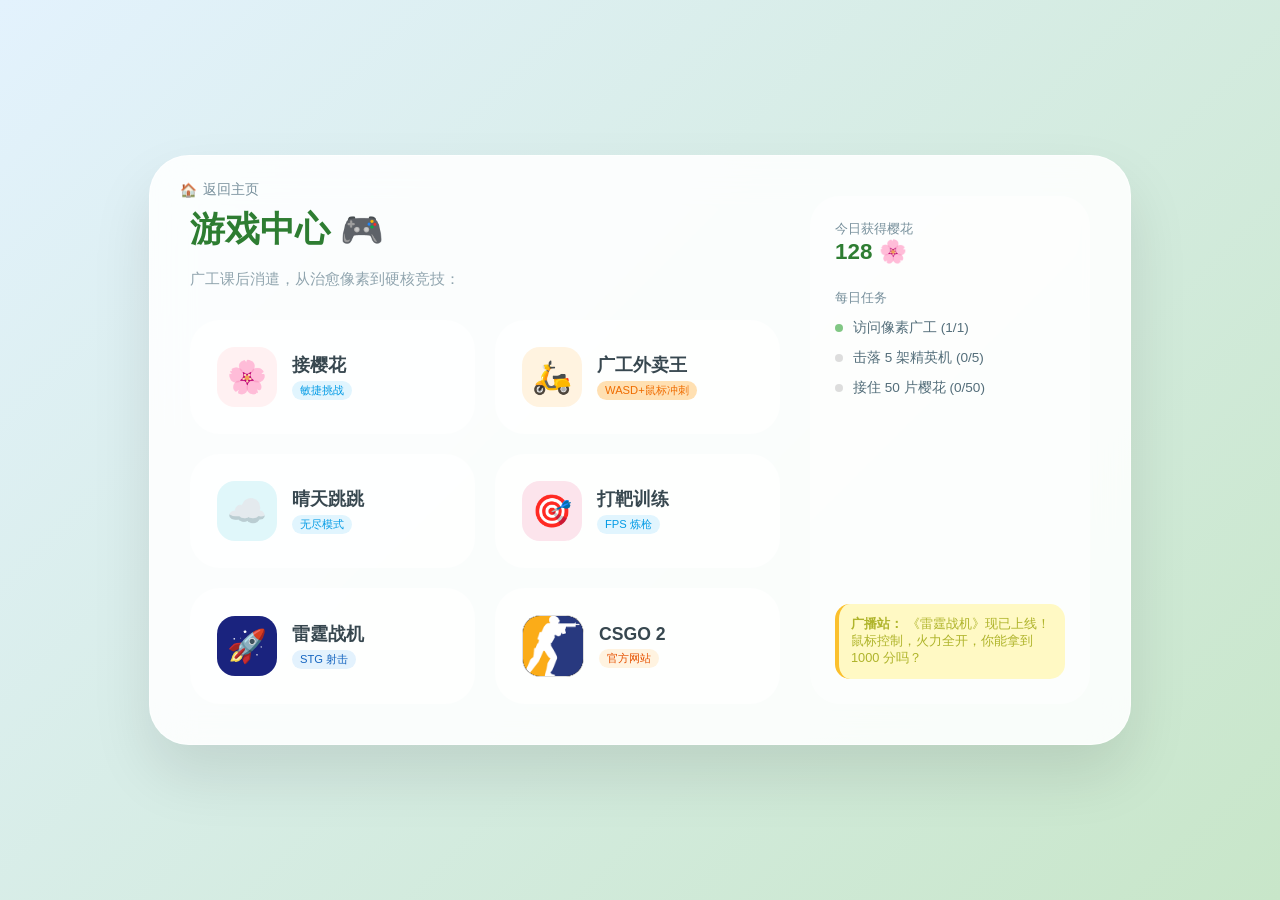
<file: games.html>
<!DOCTYPE html>
<html lang="zh-CN">
<head>
    <meta charset="UTF-8">
    <meta name="viewport" content="width=device-width, initial-scale=1.0">
    <title>游戏中心 - 像素广工</title>
    <style>
        :root {
            --primary: #81c784;
            --accent: #ff8a80;
            --sky: #4fc3f7;
            --csgo-orange: #f29000;
            --fighter-blue: #4fc3f7; /* 雷霆战机主题色 */
            --glass: rgba(255, 255, 255, 0.88);
            --bg-gradient: linear-gradient(135deg, #e3f2fd 0%, #c8e6c9 100%);
        }

        body {
            margin: 0;
            font-family: 'PingFang SC', 'Microsoft YaHei', sans-serif;
            background: var(--bg-gradient);
            min-height: 100vh;
            display: flex;
            justify-content: center;
            align-items: center;
            color: #37474f;
        }

        .menu-container {
            width: 95%;
            max-width: 900px;
            background: var(--glass);
            backdrop-filter: blur(20px);
            border-radius: 40px;
            padding: 40px;
            box-shadow: 0 30px 60px rgba(0,0,0,0.1);
            border: 1px solid rgba(255,255,255,0.6);
            display: grid;
            grid-template-columns: 1fr 280px;
            gap: 30px;
            position: relative;
            overflow: hidden;
        }

        @media (max-width: 850px) {
            .menu-container { grid-template-columns: 1fr; }
            .sidebar { display: none; }
        }

        .back-btn {
            position: absolute;
            top: 25px;
            left: 30px;
            text-decoration: none;
            color: #78909c;
            font-size: 0.85rem;
            display: flex;
            align-items: center;
            gap: 6px;
            transition: 0.3s;
            z-index: 5;
        }
        .back-btn:hover { color: var(--primary); transform: translateX(-5px); }

        .main-content h1 { 
            font-size: 2.2rem; 
            color: #2e7d32; 
            margin: 10px 0 5px 0;
            display: flex;
            align-items: center;
            gap: 10px;
        }
        .subtitle { color: #90a4ae; margin-bottom: 30px; font-size: 0.95rem; }

        .game-grid {
            display: grid;
            grid-template-columns: 1fr 1fr;
            gap: 20px;
        }

        .game-card {
            background: rgba(255,255,255,0.7);
            border-radius: 30px;
            padding: 25px;
            text-decoration: none;
            color: inherit;
            border: 2px solid transparent;
            transition: all 0.4s cubic-bezier(0.175, 0.885, 0.32, 1.275);
            display: flex;
            align-items: center;
            gap: 15px;
        }

        .game-card:hover {
            background: #fff;
            transform: scale(1.03);
            border-color: var(--primary);
            box-shadow: 0 15px 30px rgba(0,0,0,0.05);
        }

        /* 雷霆战机专属悬停效果 */
        .fighter-card:hover {
            border-color: var(--fighter-blue);
            box-shadow: 0 15px 30px rgba(79, 195, 247, 0.2);
        }

        /* CS2 特别悬停效果 */
        .csgo-card:hover {
            border-color: var(--csgo-orange);
        }

        .game-icon {
            width: 60px;
            height: 60px;
            background: #f5f5f5;
            border-radius: 18px;
            display: flex;
            align-items: center;
            justify-content: center;
            font-size: 2rem;
            overflow: hidden;
            flex-shrink: 0;
        }

        .cs2-logo-bg {
            background: #000;
            border: 1px solid #ddd;
        }

        .game-icon img {
            width: 100%;
            height: 100%;
            object-fit: cover;
            transition: transform 0.3s ease;
        }

        .game-card:hover .game-icon img {
            transform: scale(1.15);
        }

        .game-info .title { font-weight: bold; color: #37474f; font-size: 1.1rem; }
        .game-info .tag { 
            font-size: 0.7rem; 
            background: #e1f5fe; 
            color: #039be5; 
            padding: 2px 8px; 
            border-radius: 10px;
            margin-top: 4px;
            display: inline-block;
        }

        .sidebar {
            background: rgba(255,255,255,0.5);
            border-radius: 30px;
            padding: 25px;
            display: flex;
            flex-direction: column;
            gap: 25px;
        }

        .stat-box { text-align: left; }
        .stat-label { font-size: 0.8rem; color: #78909c; }
        .stat-value { font-size: 1.4rem; font-weight: bold; color: #2e7d32; }

        .quest-item {
            display: flex;
            align-items: center;
            gap: 10px;
            margin-top: 12px;
            font-size: 0.85rem;
            color: #546e7a;
        }
        .dot { width: 8px; height: 8px; background: #ddd; border-radius: 50%; }
        .dot.done { background: var(--primary); }

        .announcement {
            margin-top: auto;
            background: #fff9c4;
            padding: 12px;
            border-radius: 15px;
            font-size: 0.8rem;
            color: #afb42b;
            border-left: 4px solid #fbc02d;
        }
    </style>
</head>
<body>

    <div class="menu-container">
        <a href="index.html" class="back-btn"><span>🏠</span> 返回主页</a>

        <div class="main-content">
            <h1>游戏中心 <span>🎮</span></h1>
            <p class="subtitle">广工课后消遣，从治愈像素到硬核竞技：</p>

            <div class="game-grid">
                <a href="cherry-catcher.html" class="game-card">
                    <div class="game-icon" style="background:#fff1f2">🌸</div>
                    <div class="game-info">
                        <div class="title">接樱花</div>
                        <div class="tag">敏捷挑战</div>
                    </div>
                </a>

                <a href="delivery-hero.html" class="game-card">
                    <div class="game-icon" style="background:#fff3e0">🛵</div>
                    <div class="game-info">
                        <div class="title">广工外卖王</div>
                        <div class="tag" style="background:#ffe0b2; color:#ef6c00;">WASD+鼠标冲刺</div>
                    </div>
                </a>
                
                <a href="teru-jump.html" class="game-card">
                    <div class="game-icon" style="background:#e0f7fa">☁️</div>
                    <div class="game-info">
                        <div class="title">晴天跳跳</div>
                        <div class="tag">无尽模式</div>
                    </div>
                </a>

                <a href="aim-trainer.html" class="game-card">
                    <div class="game-icon" style="background:#fce4ec">🎯</div>
                    <div class="game-info">
                        <div class="title">打靶训练</div>
                        <div class="tag">FPS 炼枪</div>
                    </div>
                </a>

                <a href="thunder-fighter.html" class="game-card fighter-card">
                    <div class="game-icon" style="background:#1a237e">🚀</div>
                    <div class="game-info">
                        <div class="title">雷霆战机</div>
                        <div class="tag" style="background:#e3f2fd; color:#1565c0;">STG 射击</div>
                    </div>
                </a>
                
                <a href="https://www.counter-strike.net/cs2" target="_blank" class="game-card csgo-card">
                    <div class="game-icon cs2-logo-bg">
                        <img src="cs2.png" alt="CS2 Logo">
                    </div>
                    <div class="game-info">
                        <div class="title">CSGO 2</div>
                        <div class="tag" style="background:#fff3e0; color:#e65100;">官方网站</div>
                    </div>
                </a>
            </div>
        </div>

        <div class="sidebar">
            <div class="stat-box">
                <div class="stat-label">今日获得樱花</div>
                <div class="stat-value">128 🌸</div>
            </div>

            <div>
                <div class="stat-label">每日任务</div>
                <div class="quest-item">
                    <div class="dot done"></div> 访问像素广工 (1/1)
                </div>
                <div class="quest-item">
                    <div class="dot"></div> 击落 5 架精英机 (0/5)
                </div>
                <div class="quest-item">
                    <div class="dot"></div> 接住 50 片樱花 (0/50)
                </div>
            </div>

            <div class="announcement">
                <strong>广播站：</strong>
                《雷霆战机》现已上线！鼠标控制，火力全开，你能拿到 1000 分吗？
            </div>
        </div>
    </div>

</body>
</html>
</file>
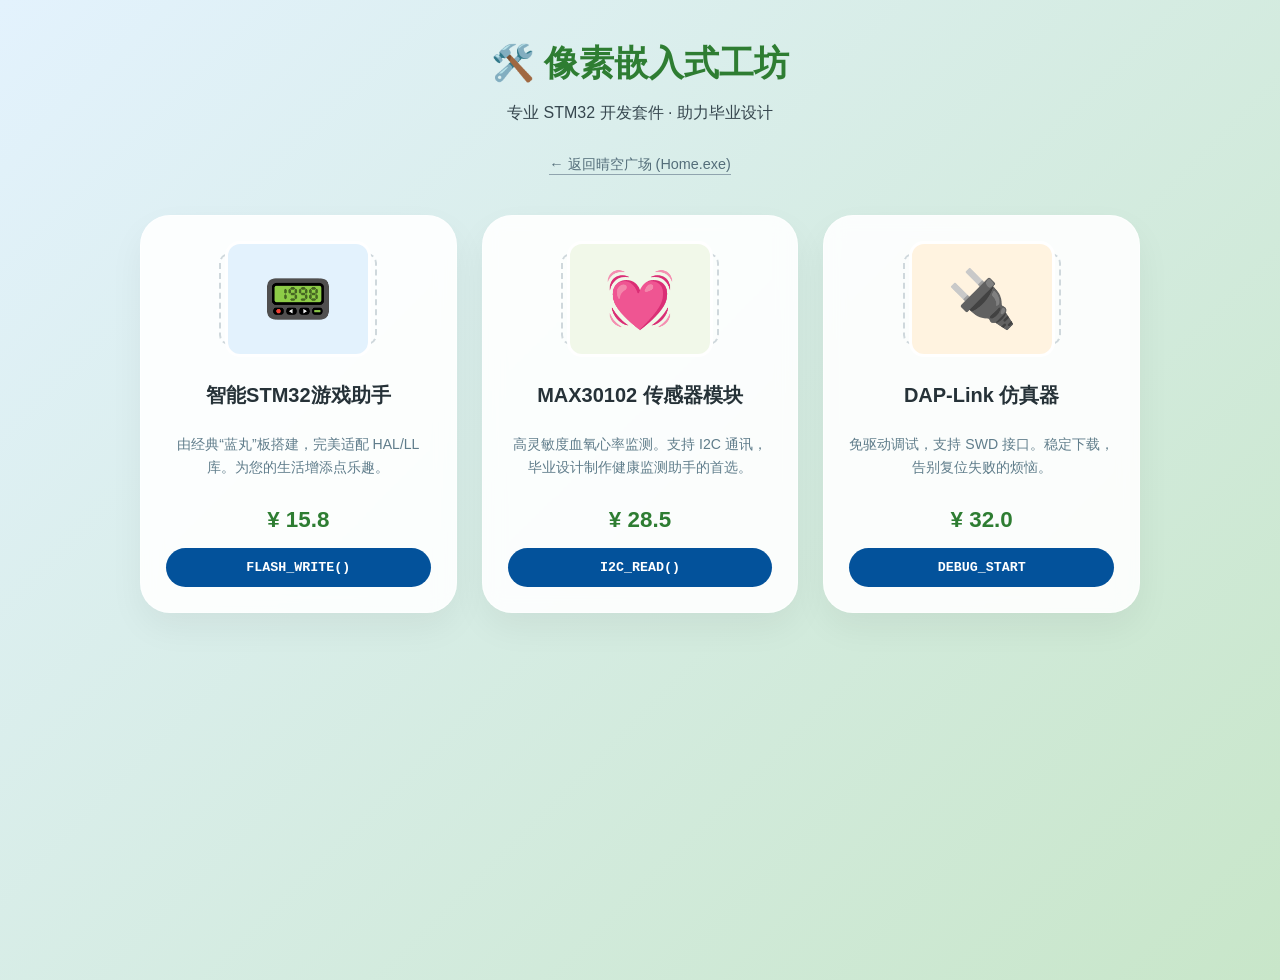
<file: shop.html>
<!DOCTYPE html>
<html lang="zh-CN">
<head>
    <meta charset="UTF-8">
    <meta name="viewport" content="width=device-width, initial-scale=1.0">
    <title>嵌入式工坊 - 硬件商城</title>
    <style>
        :root {
            --primary: #81c784; /* 延续主页绿 */
            --stm32-blue: #03529b; /* STM32 官方标志蓝色调 */
            --glass: rgba(255, 255, 255, 0.9);
            --bg-gradient: linear-gradient(135deg, #e3f2fd 0%, #c8e6c9 100%);
        }

        body {
            margin: 0;
            font-family: 'PingFang SC', 'Consolas', sans-serif;
            background: var(--bg-gradient);
            min-height: 100vh;
            padding: 40px 20px;
            color: #37474f;
            display: flex;
            flex-direction: column;
            align-items: center;
        }

        .shop-header {
            text-align: center;
            margin-bottom: 40px;
            animation: fadeIn 0.8s ease-out;
        }

        .shop-header h1 { color: #2e7d32; font-size: 2.2rem; margin: 0; }
        .back-btn {
            display: inline-block;
            margin-top: 15px;
            text-decoration: none;
            color: #546e7a;
            font-size: 0.9rem;
            border-bottom: 1px solid #90a4ae;
            transition: 0.3s;
        }
        .back-btn:hover { color: #2e7d32; border-color: #2e7d32; }

        .product-grid {
            display: grid;
            grid-template-columns: repeat(auto-fit, minmax(280px, 1fr));
            gap: 25px;
            width: 100%;
            max-width: 1000px;
            animation: fadeIn 1s ease-out;
        }

        .product-card {
            background: var(--glass);
            backdrop-filter: blur(10px);
            -webkit-backdrop-filter: blur(10px);
            border-radius: 30px;
            padding: 25px;
            border: 1px solid rgba(255,255,255,0.5);
            box-shadow: 0 15px 35px rgba(0,0,0,0.05);
            transition: transform 0.3s ease, box-shadow 0.3s ease;
            text-align: center;
            display: flex;
            flex-direction: column;
        }

        .product-card:hover { 
            transform: translateY(-10px); 
            box-shadow: 0 20px 40px rgba(0,0,0,0.1);
        }

        .pixel-thumb {
            width: 140px;
            height: 110px;
            background: #eceff1;
            margin: 0 auto 15px;
            border-radius: 15px;
            display: flex;
            justify-content: center;
            align-items: center;
            font-size: 3.5rem;
            border: 3px solid white;
            position: relative;
        }

        /* 模拟芯片引脚视觉 */
        .pixel-thumb::before {
            content: '';
            position: absolute;
            width: 110%;
            height: 80%;
            border: 2px dashed #cfd8dc;
            border-radius: 10px;
            z-index: -1;
        }

        .product-card h3 { margin: 10px 0; font-size: 1.25rem; color: #263238; }
        .product-card p { font-size: 0.88rem; color: #607d8b; line-height: 1.6; flex-grow: 1; }
        .price { color: #2e7d32; font-weight: bold; font-size: 1.4rem; margin: 15px 0; display: block; }

        .buy-now {
            background: var(--stm32-blue);
            color: white;
            border: none;
            padding: 12px 30px;
            border-radius: 20px;
            font-weight: bold;
            cursor: pointer;
            transition: 0.3s;
            font-family: 'Consolas', monospace;
        }

        .buy-now:hover { 
            background: #0277bd; 
            box-shadow: 0 5px 15px rgba(3,82,155,0.3);
            letter-spacing: 1px;
        }

        @keyframes fadeIn {
            from { opacity: 0; transform: translateY(20px); }
            to { opacity: 1; transform: translateY(0); }
        }
    </style>
</head>
<body>

    <div class="shop-header">
        <h1>🛠️ 像素嵌入式工坊</h1>
        <p>专业 STM32 开发套件 · 助力毕业设计</p>
        <a href="index.html" class="back-btn">← 返回晴空广场 (Home.exe)</a>
    </div>

    <div class="product-grid">
        <div class="product-card">
            <div class="pixel-thumb" style="background: #e3f2fd;">📟</div>
            <h3>智能STM32游戏助手</h3>
            <p>由经典“蓝丸”板搭建，完美适配 HAL/LL 库。为您的生活增添点乐趣。</p>
            <span class="price">¥ 15.8</span>
            <button class="buy-now">FLASH_WRITE()</button>
        </div>

        <div class="product-card">
            <div class="pixel-thumb" style="background: #f1f8e9;">💓</div>
            <h3>MAX30102 传感器模块</h3>
            <p>高灵敏度血氧心率监测。支持 I2C 通讯，毕业设计制作健康监测助手的首选。</p>
            <span class="price">¥ 28.5</span>
            <button class="buy-now">I2C_READ()</button>
        </div>

        <div class="product-card">
            <div class="pixel-thumb" style="background: #fff3e0;">🔌</div>
            <h3>DAP-Link 仿真器</h3>
            <p>免驱动调试，支持 SWD 接口。稳定下载，告别复位失败的烦恼。</p>
            <span class="price">¥ 32.0</span>
            <button class="buy-now">DEBUG_START</button>
        </div>
    </div>

</body>
</html>
</file>
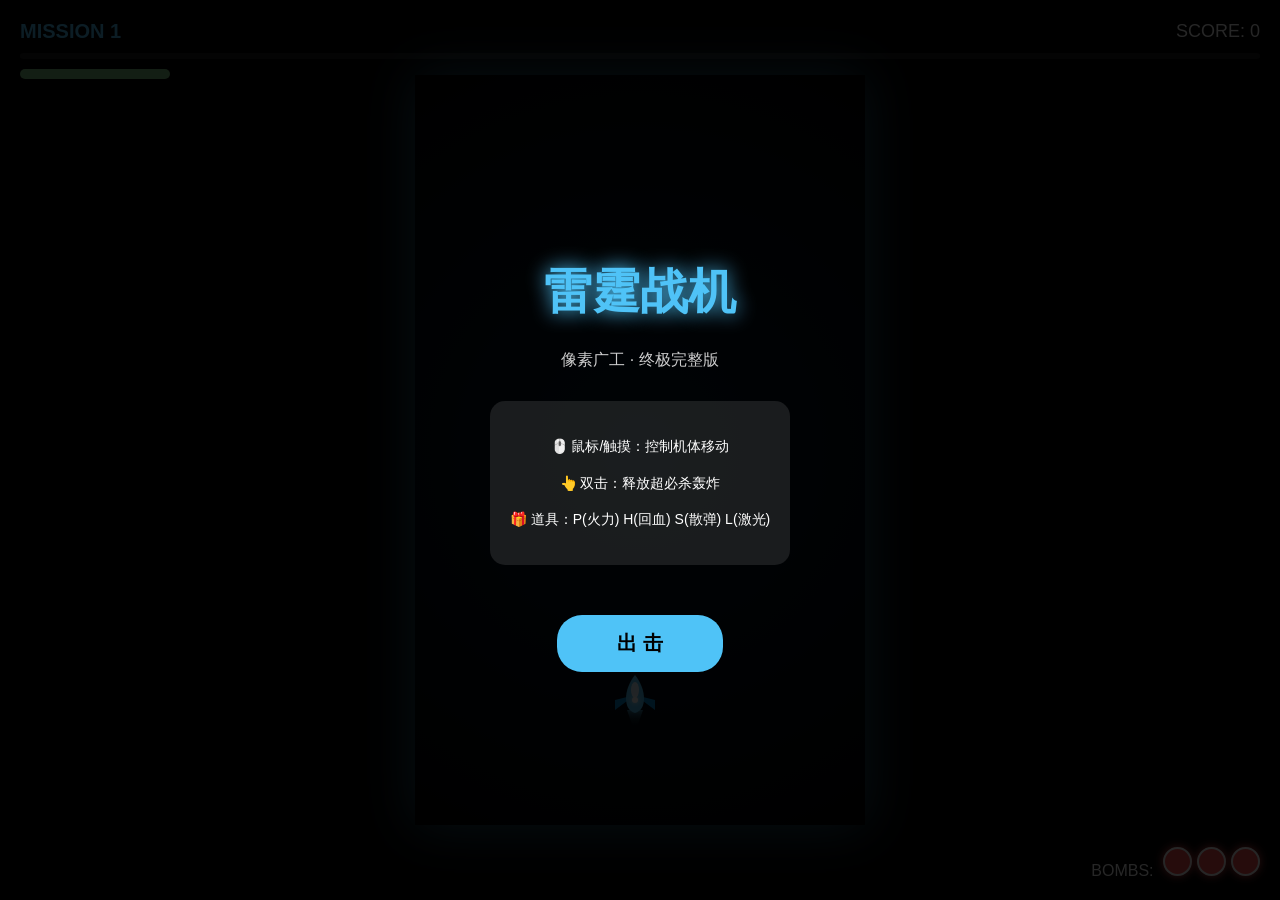
<file: thunder-fighter.html>
<!DOCTYPE html>
<html lang="zh-CN">
<head>
    <meta charset="UTF-8">
    <meta name="viewport" content="width=device-width, initial-scale=1.0, maximum-scale=1.0, user-scalable=no">
    <title>雷霆战机：终极完整版 - 像素广工</title>
    <style>
        :root {
            --primary: #4fc3f7; --danger: #ff5252; --health: #81c784; --power: #ffca28;
        }
        body { margin: 0; background: #000; overflow: hidden; font-family: 'PingFang SC', sans-serif; display: flex; justify-content: center; align-items: center; height: 100vh; color: white; user-select: none; }
        canvas { background: radial-gradient(circle at center, #001529 0%, #000 100%); box-shadow: 0 0 50px rgba(79, 195, 247, 0.5); cursor: none; }
        
        #ui-layer { position: absolute; top: 20px; left: 20px; pointer-events: none; z-index: 10; width: calc(100% - 40px); }
        .progress-container { width: 100%; height: 6px; background: rgba(255,255,255,0.1); border-radius: 3px; margin-top: 10px; }
        #progress-bar { width: 0%; height: 100%; background: var(--primary); box-shadow: 0 0 10px var(--primary); transition: 0.1s; }
        .hp-container { width: 150px; height: 10px; background: rgba(255,255,255,0.2); border-radius: 5px; margin-top: 10px; overflow: hidden; }
        #hp-bar { width: 100%; height: 100%; background: var(--health); transition: 0.3s; }
        
        #overlay { position: absolute; top: 50%; left: 50%; transform: translate(-50%, -50%); text-align: center; display: none; background: rgba(0,0,0,0.9); padding: 40px; border-radius: 30px; border: 2px solid var(--primary); z-index: 100; pointer-events: auto; }
        .btn-retry { margin-top: 20px; padding: 12px 40px; background: var(--primary); border: none; border-radius: 25px; font-weight: bold; cursor: pointer; color: #000; }
        
        #bomb-ui { position: absolute; bottom: 20px; right: 20px; text-align: right; pointer-events: none; }
        .bomb-icon { display: inline-block; width: 25px; height: 25px; background: var(--danger); border-radius: 50%; border: 2px solid #fff; margin-left: 5px; box-shadow: 0 0 10px var(--danger); }
        
        #notice { position: absolute; width: 100%; text-align: center; font-size: 32px; font-weight: 900; color: var(--power); top: 30%; opacity: 0; pointer-events: none; transition: 0.5s; text-shadow: 0 0 10px #000; }
    </style>
</head>
<body>

        <div id="start-screen" style="position: absolute; top: 0; left: 0; width: 100%; height: 100%; background: rgba(0,0,0,0.85); z-index: 200; display: flex; flex-direction: column; justify-content: center; align-items: center; text-align: center;">
    <h1 style="color: var(--primary); font-size: 48px; margin-bottom: 10px; text-shadow: 0 0 20px var(--primary);">雷霆战机</h1>
    <p style="color: #fff; font-size: 16px; margin-bottom: 30px; opacity: 0.8;">像素广工 · 终极完整版</p>
    
    <div style="background: rgba(255,255,255,0.1); padding: 20px; border-radius: 15px; margin-bottom: 30px; font-size: 14px; line-height: 1.6;">
        <p>🖱️ 鼠标/触摸：控制机体移动</p>
        <p>👆 双击：释放超必杀轰炸</p>
        <p>🎁 道具：P(火力) H(回血) S(散弹) L(激光)</p>
    </div>

    <button class="btn-retry" onclick="startGame()" style="font-size: 20px; padding: 15px 60px;">出 击</button>
</div>
        
    <div id="ui-layer">
        <div style="display: flex; justify-content: space-between; align-items: center;">
            <div style="font-size: 20px; font-weight: 800; color: var(--primary);">MISSION <span id="level-num">1</span></div>
            <div style="font-size: 18px; color: #fff;">SCORE: <span id="scoreVal">0</span></div>
        </div>
        <div class="progress-container"><div id="progress-bar"></div></div>
        <div class="hp-container"><div id="hp-bar"></div></div>
        <div id="boss-ui" style="display:none; margin-top:10px;">
            <div id="boss-hp-bar" style="width:100%; height:12px; background:var(--danger); border:1px solid #fff;"></div>
        </div>
    </div>

    <div id="bomb-ui">BOMBS: <span id="bomb-list"></span></div>
    <div id="notice">MISSION START</div>

    <div id="overlay">
        <h2 style="color:var(--danger); font-size: 40px; margin: 0;">机体坠毁</h2>
        <p id="finalScore" style="margin: 15px 0; font-size: 20px;"></p>
        <button class="btn-retry" onclick="resetGame()">重新出击</button>    </div>

    <canvas id="gameCanvas"></canvas>

<script>
const canvas = document.getElementById('gameCanvas');
const ctx = canvas.getContext('2d');
const hpBar = document.getElementById('hp-bar');
const scoreEl = document.getElementById('scoreVal');
const levelEl = document.getElementById('level-num');
const progressBar = document.getElementById('progress-bar');
const bossUI = document.getElementById('boss-ui');
const bossHpBar = document.getElementById('boss-hp-bar');
const noticeEl = document.getElementById('notice');

function resize() {
    canvas.width = Math.min(window.innerWidth, 450);
    canvas.height = Math.min(window.innerHeight, 750);
}
resize();

// 游戏状态
// 修改：增加 gameStarted 状态，初始为 false
let score = 0, gameOver = false, gameStarted = false, frames = 0, level = 1, progress = 0;
let isBossMode = false, shakeFrames = 0, flashAlpha = 0, bombCount = 3;

const player = { 
    x: 200, 
    y: 600, 
    targetX: 200, 
    targetY: 600, 
    w: 40, 
    h: 40, 
    hp: 100, 
    invincible: 0, 
    power: 1,         // 这里的 power 对应 weaponLevel
    weaponType: 'bullet' // 初始武器
};
let bullets = [], enemies = [], items = [], enemyBullets = [], boss = null;

// 交互更新：支持全屏坐标追踪
canvas.addEventListener('mousemove', e => {
    const rect = canvas.getBoundingClientRect();
    // 减去宽高的一半，使飞机中心跟随鼠标
    player.targetX = (e.clientX - rect.left) - player.w / 2;
    player.targetY = (e.clientY - rect.top) - player.h / 2;
});

// 如果是移动端，添加触摸支持
canvas.addEventListener('touchmove', e => {
    e.preventDefault();
    const rect = canvas.getBoundingClientRect();
    const touch = e.touches[0];
    player.targetX = (touch.clientX - rect.left) - player.w / 2;
    player.targetY = (touch.clientY - rect.top) - player.h / 2;
}, { passive: false });

let lastClick = 0;
canvas.addEventListener('mousedown', () => {
    let now = Date.now();
    if (now - lastClick < 300) useBomb();
    lastClick = now;
});

function useBomb() {
    if (bombCount <= 0 || gameOver) return;
    bombCount--;
    updateBombUI();
    shakeFrames = 25;
    flashAlpha = 0.8;
    enemyBullets = [];
    enemies.forEach(en => en.hp -= 30);
    if (boss) boss.hp -= 100;
    showNotice("MEGA BOMB!");
}

function updateBombUI() {
    document.getElementById('bomb-list').innerHTML = '<div class="bomb-icon"></div>'.repeat(bombCount);
}

function showNotice(txt) {
    noticeEl.innerText = txt;
    noticeEl.style.opacity = 1;
    setTimeout(() => noticeEl.style.opacity = 0, 1500);
}

//道具
function dropItem(x, y) {
    // 增加了 'lightning' (L) 道具
    const types = ['power', 'heal', 'spread', 'lightning']; 
    const t = types[Math.floor(Math.random() * types.length)];
    items.push({ x, y, w: 25, h: 25, type: t });
}

function spawnEnemy() {
    if (isBossMode || progress >= 100) return;
    progress += 1.5;
    progressBar.style.width = progress + '%';
    if (progress >= 100) { startBossMode(); return; }

    const r = Math.random();
    let en = { x: Math.random()*(canvas.width-40), y: -50, w:30, h:30, hp: level, type:'normal', color:'#ff5252', speed: 3 + level*0.2 };

    if (progress > 50 && r < 0.15) {
        en = { 
            ...en, 
            w:26, 
            h:26, 
            hp: 3, 
            type:'sniper', 
            color:'#b388ff', 
            speed: 1.2,
            cooldown: 120
        };
    }
    else if (progress > 30 && r < 0.2) {
        en = { ...en, w:24, h:24, hp: 2, type:'kami', color:'#ffca28', speed: 5 };
    }
    else if (progress > 60 && r < 0.12) {
        en = { ...en, w:60, h:40, hp: 20*level, type:'bomber', color:'#546e7a', speed: 1.5, vx: 2 };
    }

    enemies.push(en);
}

function startBossMode() {
    isBossMode = true;
    bossUI.style.display = 'block';
    showNotice("BOSS ALERT");
    boss = { x: canvas.width/2 - 60, y: -120, w: 120, h: 80, hp: 200*level, maxHp: 200*level, vx: 2, state: 'entering', phase: 1 };
}

function startGame() {
    gameStarted = true;
    document.getElementById('start-screen').style.display = 'none';
    showNotice("READY... GO!");
}

function update() {
    if (!gameStarted || gameOver) return; // 修改：如果没开始，直接跳过逻辑更新
    frames++;
    // ... 原有代码保持不变
    
    // 平滑移动逻辑 (缓动系数 0.2 让手感更丝滑)
    player.x += (player.targetX - player.x) * 0.2;
    player.y += (player.targetY - player.y) * 0.2;

    // 全屏边界判定
    if (player.x < 0) player.x = 0;
    if (player.x > canvas.width - player.w) player.x = canvas.width - player.w;
    if (player.y < 0) player.y = 0;
    if (player.y > canvas.height - player.h) player.y = canvas.height - player.h;

    if (player.invincible > 0) player.invincible--;
    if (flashAlpha > 0) flashAlpha -= 0.05;
    if (shakeFrames > 0) shakeFrames--;

    if (frames % 45 === 0) spawnEnemy();
    
// 射击逻辑
let fireRate = player.weaponType === 'lightning' ? 5 : 8;
    if (frames % fireRate === 0) {
        const lv = player.power; // 当前等级 1-3

        if (player.weaponType === 'spread') {
            // --- 散弹 S 升级逻辑 ---
            // 1级: 3路 | 2级: 5路 | 3级: 7路全屏覆盖
            let count = lv === 1 ? 3 : (lv === 2 ? 5 : 7);
            for(let i = 0; i < count; i++) {
                bullets.push({ 
                    x: player.x + 20, y: player.y, 
                    vx: (i - (count-1)/2) * 2.5, vy: -10, 
                    color: '#f44336', isSpread: true 
                });
            }
        } 
        else if (player.weaponType === 'lightning') {
            // --- 电弧 L 升级逻辑 ---
            // 1级: 1束 | 2级: 2束平行 | 3级: 3束带小幅自动追踪
            for(let i = 0; i < lv; i++) {
                bullets.push({ 
                    x: player.x + (i * 15) + (20 - lv * 7.5), 
                    y: player.y, vx: 0, vy: -20, 
                    color: '#ea80fc', isLightning: true 
                });
            }
        } 
        else {
            // --- 普通弹 Bullet 升级逻辑 ---
            // 1级: 双射 | 2级: 四射 | 3级: 六射(带侧翼)
            bullets.push({ x: player.x + 5, y: player.y, vx: 0, vy: -15, color: '#fff' });
            bullets.push({ x: player.x + 35, y: player.y, vx: 0, vy: -15, color: '#fff' });
            if (lv >= 2) {
                bullets.push({ x: player.x - 5, y: player.y + 10, vx: -0.5, vy: -15, color: '#4fc3f7' });
                bullets.push({ x: player.x + 45, y: player.y + 10, vx: 0.5, vy: -15, color: '#4fc3f7' });
            }
            if (lv >= 3) {
                bullets.push({ x: player.x + 20, y: player.y - 10, vx: -1.5, vy: -14, color: '#fff' });
                bullets.push({ x: player.x + 20, y: player.y - 10, vx: 1.5, vy: -14, color: '#fff' });
            }
        }
    }

    // 子弹更新
    bullets.forEach((b, i) => {
        b.y += b.vy; b.x += b.vx;
        if (b.y < -50) bullets.splice(i, 1);
        if (isBossMode && boss && boss.state === 'fight') {
            if (b.x > boss.x && b.x < boss.x+boss.w && b.y < boss.y+boss.h) {
                boss.hp -= (player.weaponType === 'spread' ? 0.8 : 1);
                bullets.splice(i, 1);
                bossHpBar.style.width = (boss.hp/boss.maxHp*100) + '%';
                if (boss.hp < boss.maxHp * 0.5) boss.phase = 2;
                if (boss.hp <= 0) winLevel();
            }
        }
    });

    // 敌人更新
    enemies.forEach((en, i) => {
        en.y += en.speed;
        if (en.type === 'kami') en.x += (player.x - en.x) * 0.04;
if (en.type === 'sniper') {
    en.y += 0.5;

    if (frames % en.cooldown === 0) {
        let dx = (player.x + 20) - (en.x + en.w/2);
        let dy = (player.y + 20) - (en.y + en.h/2);
        let len = Math.sqrt(dx*dx + dy*dy);

        enemyBullets.push({
            x: en.x + en.w/2,
            y: en.y + en.h/2,
            vx: dx/len * 8,
            vy: dy/len * 8
        });
    }
}

        if (en.type === 'bomber') {
            en.x += en.vx; if (en.x < 0 || en.x > canvas.width-en.w) en.vx *= -1;
            if (frames % 80 === 0) enemyBullets.push({x: en.x+en.w/2, y: en.y+en.h, vx:0, vy:5});
        }
        // 碰撞检测
        if (en.y > 0 && player.invincible <= 0) {
            if (Math.abs((player.x+20)-(en.x+en.w/2)) < 20 && Math.abs((player.y+20)-(en.y+en.h/2)) < 20) {
                takeDamage(30); enemies.splice(i, 1);
            }
        }
        bullets.forEach((b, bi) => {
            if (en.y > 0 && b.x > en.x && b.x < en.x+en.w && b.y > en.y && b.y < en.y+en.h) {
                en.hp--; bullets.splice(bi, 1);
                if (en.hp <= 0) { 
                    score += 100; scoreEl.innerText = score;
                    if (Math.random() < 0.25) dropItem(en.x, en.y);
                    enemies.splice(i, 1); 
                }
            }
        });
        if (en.y > canvas.height) enemies.splice(i, 1);
    });

    // 道具更新
    items.forEach((it, i) => {
        it.y += 2;
if (Math.abs(it.x - (player.x + 20)) < 35 && Math.abs(it.y - (player.y + 20)) < 35) {
        if (it.type === 'power') {
            // 捡到 P：最高升到 3 级
            player.power = Math.min(3, player.power + 1);
            showNotice("POWER UP! LV" + player.power);
        } else if (it.type === 'heal') {
            player.hp = Math.min(100, player.hp + 30);
            hpBar.style.width = player.hp + '%';
        } else {
            // 捡到 S 或 L：切换武器，等级不变
            player.weaponType = it.type;
            const name = it.type === 'spread' ? "SPREAD SHOT" : "PLASMA ARC";
            showNotice(name + " LV" + player.power);
        }
        items.splice(i, 1);
    }
        if (it.y > canvas.height) items.splice(i, 1);
    });

    // Boss 行为
    if (isBossMode && boss) {
        if (boss.state === 'entering') {
            boss.y += 1; if (boss.y >= 80) boss.state = 'fight';
        } else {
            boss.x += boss.vx * (boss.phase === 2 ? 1.8 : 1);
            if (boss.x <= 0 || boss.x >= canvas.width - boss.w) boss.vx *= -1;
            let rate = boss.phase === 2 ? 40 : 70;
            if (frames % rate === 0) {
                let c = boss.phase === 2 ? 10 : 6;
                for (let i = 0; i < c; i++) enemyBullets.push({ x: boss.x + boss.w/2, y: boss.y + boss.h, vx: (i - c/2)*1.5, vy: 4 });
            }
        }
    }

    enemyBullets.forEach((eb, i) => {
        eb.x += eb.vx; eb.y += eb.vy;
        if (player.invincible <= 0 && Math.abs(eb.x - (player.x+20)) < 10 && Math.abs(eb.y - (player.y+25)) < 10) {
            takeDamage(20); enemyBullets.splice(i, 1);
        }
        if (eb.y > canvas.height) enemyBullets.splice(i, 1);
    });
}

function takeDamage(v) {
    player.hp -= v; player.invincible = 60;
    flashAlpha = 0.5; shakeFrames = 15;
    hpBar.style.width = Math.max(0, player.hp) + '%';
    if (player.hp <= 0) endGame();
}

function winLevel() {
    level++; levelEl.innerText = level;
    progress = 0; isBossMode = false; boss = null;
    enemies = []; enemyBullets = []; bullets = []; items = [];
    bossUI.style.display = 'none';
    bombCount = Math.min(3, bombCount + 1); updateBombUI();
    showNotice("MISSION CLEAR!");
}

function draw() {
    ctx.save();
    if (shakeFrames > 0) ctx.translate(Math.random()*8-4, Math.random()*8-4);
    ctx.clearRect(0, 0, canvas.width, canvas.height);
    if (flashAlpha > 0) { ctx.fillStyle = `rgba(255,50,50,${flashAlpha})`; ctx.fillRect(0,0,canvas.width,canvas.height); }

    // 玩家
// --- 优化版：玩家模型 (进阶战机) ---
    if (player.invincible % 4 < 2) {
        ctx.save();
        ctx.translate(player.x + player.w / 2, player.y + player.h / 2);

        // 1. 引擎喷火效果 (动态律动)
        const flameHeight = 15 + Math.random() * 10;
        const gradFlame = ctx.createLinearGradient(0, 10, 0, 10 + flameHeight);
        gradFlame.addColorStop(0, '#4fc3f7');
        gradFlame.addColorStop(1, 'transparent');
        ctx.fillStyle = gradFlame;
        ctx.beginPath();
        ctx.moveTo(-8, 15);
        ctx.lineTo(0, 15 + flameHeight);
        ctx.lineTo(8, 15);
        ctx.fill();

        // 2. 绘制机翼 (深色金属感)
        ctx.fillStyle = '#0288d1';
        ctx.beginPath();
        ctx.moveTo(-20, 5); ctx.lineTo(-20, 15); ctx.lineTo(0, 0); // 左翼
        ctx.moveTo(20, 5); ctx.lineTo(20, 15); ctx.lineTo(0, 0);   // 右翼
        ctx.fill();

        // 3. 绘制主机身 (流线型)
        ctx.fillStyle = '#4fc3f7';
        ctx.beginPath();
        ctx.moveTo(0, -20);    // 尖端
        ctx.bezierCurveTo(-12, -5, -12, 15, 0, 18); // 左侧曲线
        ctx.bezierCurveTo(12, 15, 12, -5, 0, -20);  // 右侧曲线
        ctx.fill();

        // 4. 驾驶舱 (高光玻璃)
        ctx.fillStyle = '#e1f5fe';
        ctx.beginPath();
        ctx.ellipse(0, -5, 4, 8, 0, 0, Math.PI * 2);
        ctx.fill();

        // 5. 挂载武器 (随火力等级变化)
        if (player.power >= 2) {
            ctx.fillStyle = '#b3e5fc';
            ctx.fillRect(-18, 5, 4, 10); // 左侧炮口
            ctx.fillRect(14, 5, 4, 10);  // 右侧炮口
        }

        // 6. 核心判定点提示 (微弱呼吸灯效果)
        ctx.fillStyle = '#fff';
        ctx.shadowBlur = 5;
        ctx.shadowColor = '#fff';
        ctx.beginPath();
        ctx.arc(0, 5, 3, 0, Math.PI * 2);
        ctx.fill();

        ctx.restore();
    }

    // Boss
if (boss) {
        ctx.save();
        // 核心机体
        ctx.fillStyle = boss.phase === 2 ? '#ff1744' : '#d32f2f';
        ctx.fillRect(boss.x, boss.y, boss.w, boss.h);
        
        // 装甲阴影
        ctx.fillStyle = 'rgba(0,0,0,0.3)';
        ctx.fillRect(boss.x, boss.y + boss.h - 10, boss.w, 10);
        
        // 侧翼装饰
        ctx.fillStyle = '#9a0007';
        ctx.fillRect(boss.x - 10, boss.y + 20, 10, 40);
        ctx.fillRect(boss.x + boss.w, boss.y + 20, 10, 40);

        // 能量核心 (随帧率律动)
        let pulse = Math.sin(frames * 0.1) * 5;
        ctx.fillStyle = boss.phase === 2 ? '#fff' : '#4fc3f7';
        ctx.beginPath();
        ctx.arc(boss.x + boss.w / 2, boss.y + boss.h / 2, 15 + pulse, 0, Math.PI * 2);
        ctx.fill();

        // 眼睛/观察口
        ctx.fillStyle = '#1a1a1a';
        ctx.fillRect(boss.x + 25, boss.y + 15, 25, 8);
        ctx.fillRect(boss.x + boss.w - 50, boss.y + 15, 25, 8);
        ctx.restore();
    }
    // 道具
    items.forEach(it => {
        // 定义颜色表，确保包含所有类型
        const colors = { 
            power: '#ffca28',     // 金色 P
            heal: '#81c784',      // 绿色 H
            spread: '#f44336',    // 红色 S
            lightning: '#ea80fc'  // 紫色 L
        };
        
        const itemColor = colors[it.type] || '#ffffff';

        ctx.save();
        // 1. 绘制发光外框
        ctx.strokeStyle = '#fff';
        ctx.lineWidth = 2;
        ctx.strokeRect(it.x, it.y, it.w, it.h);

        // 2. 绘制填充背景
        ctx.fillStyle = itemColor;
        ctx.fillRect(it.x, it.y, it.w, it.h);

        // 3. 绘制道具字母 (P, H, S, L)
        ctx.fillStyle = '#000';
        ctx.font = 'bold 16px Arial';
        ctx.textAlign = 'center';
        ctx.textBaseline = 'middle';
        // 字母居中显示
        ctx.fillText(it.type[0].toUpperCase(), it.x + it.w/2, it.y + it.h/2 + 1);
        
        // 4. 添加简单的流光动画 (随时间偏移)
        ctx.strokeStyle = 'rgba(255,255,255,0.5)';
        ctx.beginPath();
        ctx.moveTo(it.x, it.y + it.h);
        ctx.lineTo(it.x + it.w, it.y);
        ctx.stroke();
        
        ctx.restore();
    });

    // 子弹与敌人
// --- 升级版 玩家子弹绘制 ---
    bullets.forEach(b => {
        ctx.save();
        // 添加发光滤镜
        ctx.shadowBlur = 10;
        ctx.shadowColor = b.color || '#fff';
        
        if (player.weaponType === 'spread') {
            // 散弹：炽热能量球
            let grad = ctx.createRadialGradient(b.x + 3, b.y + 3, 1, b.x + 3, b.y + 3, 6);
            grad.addColorStop(0, '#fff');
            grad.addColorStop(0.4, '#ff9800');
            grad.addColorStop(1, '#f44336');
            ctx.fillStyle = grad;
            ctx.beginPath();
            ctx.arc(b.x + 3, b.y + 3, 6, 0, Math.PI * 2);
            ctx.fill();
        } else {
            // 普通/强化子弹：梭形等离子束
            ctx.fillStyle = b.color || '#fff';
            // 绘制一个带尖头的梭形
            ctx.beginPath();
            ctx.moveTo(b.x, b.y + 15);
            ctx.lineTo(b.x + 4, b.y);
            ctx.lineTo(b.x + 8, b.y + 15);
            ctx.closePath();
            ctx.fill();
            
            // 绘制核心亮线
            ctx.strokeStyle = '#fff';
            ctx.lineWidth = 2;
            ctx.beginPath();
            ctx.moveTo(b.x + 4, b.y + 2);
            ctx.lineTo(b.x + 4, b.y + 12);
            ctx.stroke();
        }
        ctx.restore();
    });

    // --- 升级版 敌机子弹绘制 ---
    enemyBullets.forEach(eb => {
        ctx.save();
        // 外部红色光圈
        ctx.fillStyle = '#ff5252';
        ctx.beginPath();
        ctx.arc(eb.x, eb.y, 6, 0, Math.PI * 2);
        ctx.fill();
        
        // 内部白色亮芯 (让弹幕更醒目，减少莫名掉血感)
        ctx.fillStyle = '#fff';
        ctx.beginPath();
        ctx.arc(eb.x, eb.y, 2.5, 0, Math.PI * 2);
        ctx.fill();
        
        // 添加一个微弱的拖尾
        ctx.strokeStyle = 'rgba(255, 82, 82, 0.3)';
        ctx.lineWidth = 2;
        ctx.beginPath();
        ctx.moveTo(eb.x, eb.y);
        ctx.lineTo(eb.x - (eb.vx || 0) * 2, eb.y - (eb.vy || 5) * 2);
        ctx.stroke();
        ctx.restore();
    });

   // --- 极精细化 敌机模型绘制 ---
    enemies.forEach(en => {
        ctx.save();
        ctx.translate(en.x + en.w / 2, en.y + en.h / 2);

        if (en.type === 'normal') {
            // 【精锐截击机】
            // 1. 底层侧翼（带金属渐变）
            let wingGrad = ctx.createLinearGradient(-20, 0, 20, 0);
            wingGrad.addColorStop(0, '#455a64');
            wingGrad.addColorStop(0.5, '#90a4ae');
            wingGrad.addColorStop(1, '#455a64');
            ctx.fillStyle = wingGrad;
            ctx.beginPath();
            ctx.moveTo(-20, -5); ctx.lineTo(20, -5); ctx.lineTo(0, 18);
            ctx.closePath(); ctx.fill();

            // 2. 主机身装甲
            ctx.fillStyle = '#263238';
            ctx.beginPath();
            ctx.moveTo(-6, -15); ctx.lineTo(6, -15); 
            ctx.lineTo(8, 5); ctx.lineTo(-8, 5);
            ctx.closePath(); ctx.fill();

            // 3. 红色能量灯带（呼吸感）
            let pulse = (Math.sin(frames * 0.2) + 1) * 0.5;
            ctx.shadowBlur = 8 * pulse;
            ctx.shadowColor = '#ff1744';
            ctx.fillStyle = `rgba(255, 23, 68, ${0.5 + 0.5 * pulse})`;
            ctx.fillRect(-4, -8, 8, 2);
        } 
        else if (en.type === 'kami') {
            // 【核心过载机】
            // 1. 外部环绕护盾碎片
            ctx.rotate(frames * 0.15);
            ctx.strokeStyle = 'rgba(255, 202, 40, 0.6)';
            ctx.lineWidth = 2;
            for(let i=0; i<4; i++) {
                ctx.rotate(Math.PI/2);
                ctx.beginPath(); ctx.arc(14, 0, 5, 0, Math.PI); ctx.stroke();
            }
            // 2. 球形聚能核心
            let coreGrad = ctx.createRadialGradient(0, 0, 2, 0, 0, 12);
            coreGrad.addColorStop(0, '#fff');
            coreGrad.addColorStop(0.3, '#ffca28');
            coreGrad.addColorStop(1, 'rgba(255, 82, 82, 0)');
            ctx.fillStyle = coreGrad;
            ctx.beginPath(); ctx.arc(0, 0, 12, 0, Math.PI*2); ctx.fill();
        } 

else if (en.type === 'sniper') {
    // 狙击无人机
    ctx.fillStyle = '#311b92';
    ctx.beginPath();
    ctx.arc(0, 0, 12, 0, Math.PI * 2);
    ctx.fill();

    // 瞄准激光
    ctx.strokeStyle = '#b388ff';
    ctx.lineWidth = 1;
    ctx.beginPath();
    ctx.moveTo(0, 0);
    ctx.lineTo(player.x - en.x, player.y - en.y);
    ctx.stroke();

    // 中心能量点
    ctx.fillStyle = '#fff';
    ctx.beginPath();
    ctx.arc(0, 0, 3, 0, Math.PI * 2);
    ctx.fill();
}

        else if (en.type === 'bomber') {
            // 【重型空中堡垒】
            // 1. 左右巨大的涡轮引擎
            const drawEngine = (side) => {
                ctx.fillStyle = '#212121';
                ctx.fillRect(side * 22 - 6, -12, 12, 24);
                // 引擎内部红光
                ctx.fillStyle = '#b71c1c';
                ctx.fillRect(side * 22 - 3, 8, 6, 4);
                // 进气口金属环
                ctx.strokeStyle = '#78909c';
                ctx.strokeRect(side * 22 - 6, -12, 12, 5);
            };
            drawEngine(1); drawEngine(-1);

            // 2. 多层复合装甲机身
            let bodyGrad = ctx.createLinearGradient(-25, 0, 25, 0);
            bodyGrad.addColorStop(0, '#37474f');
            bodyGrad.addColorStop(0.5, '#546e7a');
            bodyGrad.addColorStop(1, '#37474f');
            ctx.fillStyle = bodyGrad;
            ctx.beginPath();
            ctx.moveTo(-25, -15); ctx.lineTo(25, -15);
            ctx.lineTo(30, 10); ctx.lineTo(10, 20);
            ctx.lineTo(-10, 20); ctx.lineTo(-30, 10);
            ctx.closePath(); ctx.fill();

            // 3. 观察窗点阵
            ctx.fillStyle = '#00e5ff';
            ctx.shadowBlur = 5; ctx.shadowColor = '#00e5ff';
            for(let i=-1; i<=1; i++) {
                ctx.beginPath(); ctx.arc(i*8, -5, 2, 0, Math.PI*2); ctx.fill();
            }
        }
        ctx.restore();
    });

    ctx.restore();
    requestAnimationFrame(() => { update(); draw(); });
}

function endGame() {
    gameOver = true;
    document.getElementById('overlay').style.display = 'block';
    document.getElementById('finalScore').innerText = `SCORE: ${score}`;
}

function resetGame() {
    // 1. 重置基础状态
    score = 0;
    gameOver = false;
    frames = 0;
    level = 1;
    progress = 0;
    isBossMode = false;
    boss = null;
    bombCount = 3;

    // 2. 清空所有数组（子弹、敌人、道具）
    bullets = [];
    enemies = [];
    items = [];
    enemyBullets = [];

    // 3. 重置玩家属性
    player.hp = 100;
    player.x = canvas.width / 2 - player.w / 2;
    player.y = canvas.height - 100;
    player.targetX = player.x;
    player.targetY = player.y;
    player.power = 1; // 回到 1 级火力
    player.weaponType = 'bullet';
    player.invincible = 60; // 开局送 1 秒无敌，防止原地暴毙

    // 4. 更新 UI 显示
    scoreEl.innerText = score;
    levelEl.innerText = level;
    hpBar.style.width = '100%';
    progressBar.style.width = '0%';
    bossUI.style.display = 'none';
    document.getElementById('overlay').style.display = 'none';
    updateBombUI();
    
    showNotice("MISSION RESTART");

    // 5. 重新启动循环 (如果之前停止了的话)
    // 注意：因为 draw 函数一直在 requestAnimationFrame，所以只要 gameOver 设为 false，循环会自动恢复
}

updateBombUI();
draw();
</script>
</body>
</html>
</file>
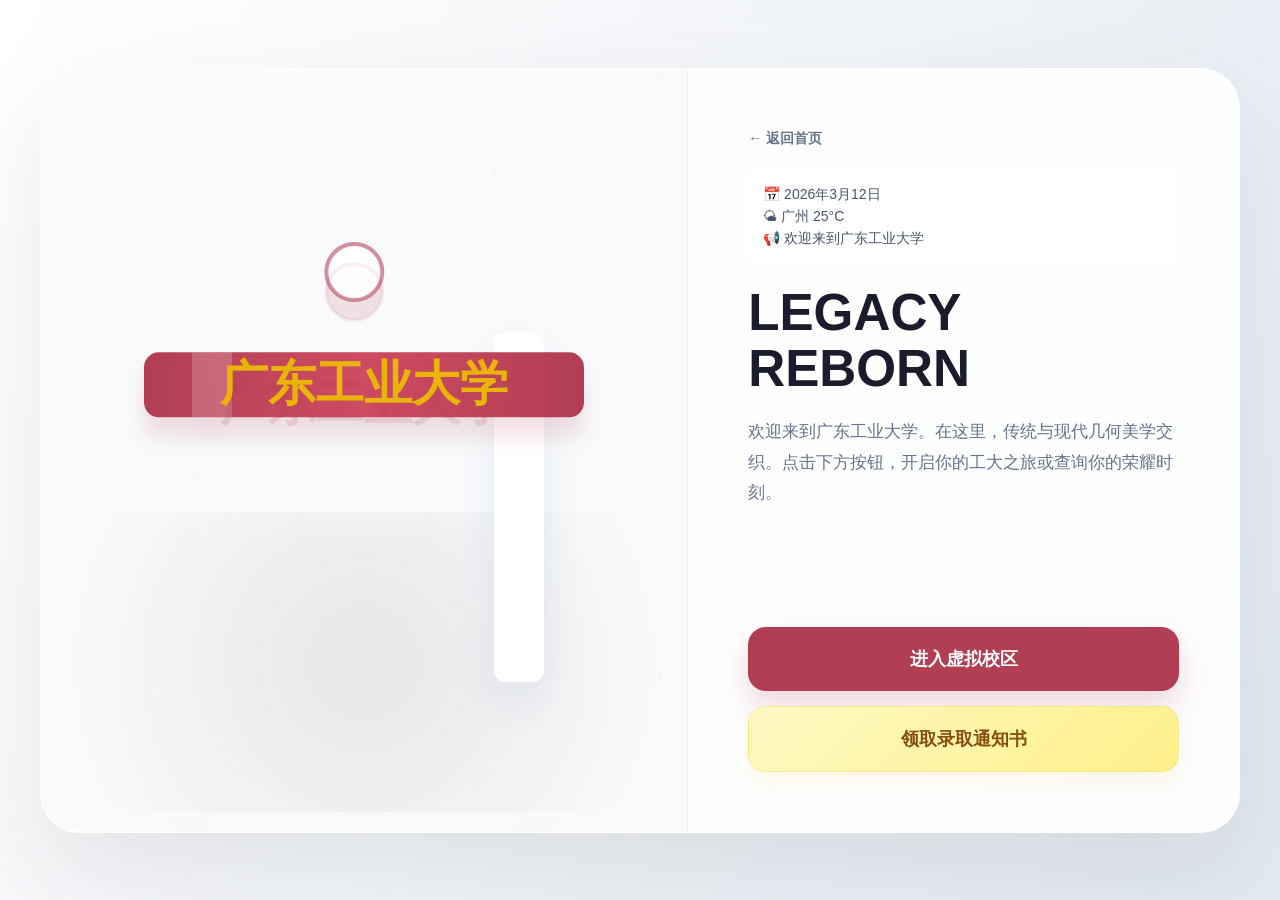
<file: university.html>
<!DOCTYPE html>
<html lang="zh-CN">
<head>
    <meta charset="UTF-8">
    <meta name="viewport" content="width=device-width, initial-scale=1.0">
    <title>GDUT Legacy | 现代广工门户</title>
    <link rel="stylesheet" href="css/university.css">
</head>
<body>

    <div class="main-container">
        <div class="canvas-wrapper">
            <canvas id="gateCanvas"></canvas>
        </div>

        <div class="content-wrapper">
            <div>
                <a href="index.html" class="back-btn">← 返回首页</a>
                <div class="hero-text">
                    <div class="info-card">
                        📅 2026年3月12日<br>
                        🌤 广州 25°C<br>
                        📢 欢迎来到广东工业大学
                    </div>
                    <h1>LEGACY<br>REBORN</h1>
                    <p>欢迎来到广东工业大学。在这里，传统与现代几何美学交织。点击下方按钮，开启你的工大之旅或查询你的荣耀时刻。</p>
                </div>
            </div>

            <div class="action-group">
                <a href="https://www.gdut.edu.cn/" class="btn primary-btn" id="enterCampus">进入虚拟校区</a>
                <a href="letter.html" class="btn secondary-btn">领取录取通知书</a>
            </div>
        </div>
    </div>

    <script src="js/university.js"></script>
</body>
</html>
</file>
<file: css/style.css>
:root {
    --primary: #81c784;
    --accent: #ff8a80;
    --sky-blue: #4fc3f7;
    --glass: rgba(255, 255, 255, 0.88);
    /* 背景色同步画布：天空 #e3f2fd 到 草坪 #aed581 */
    --bg-gradient: linear-gradient(180deg, #e3f2fd 0%, #e3f2fd 80%, #aed581 100%);
    --roof-dark: #3e2723;
    --roof-beam: #5d4037;
    --sakura-pink: #ffb7c5;
}

* { box-sizing: border-box; }

body {
    margin: 0;
    font-family: 'PingFang SC', 'Microsoft YaHei', sans-serif;
    background: var(--bg-gradient);
    background-attachment: fixed;
    min-height: 100vh;
    display: flex;
    justify-content: center;
    align-items: center;
    overflow: hidden;
    color: #37474f;
}

/* --- 全屏屋檐 --- */
.roof-overlay {
    position: fixed;
    top: 0;
    left: 0;
    width: 100%;
    height: 38px;
    background: repeating-linear-gradient(
        90deg,
        var(--roof-dark) 0%,
        var(--roof-dark) 8%,
        var(--roof-beam) 8%,
        var(--roof-beam) 10%
    );
    box-shadow: 0 8px 20px rgba(0,0,0,0.15);
    border-bottom: 4px solid var(--roof-dark);
    z-index: 100;
}


:root {
    --primary: #81c784;
    --accent: #ff8a80;
    --sky-blue: #4fc3f7;
    --glass: rgba(255, 255, 255, 0.88);
    /* 背景色同步画布：天空 #e3f2fd 到 草坪 #aed581 */
    --bg-gradient: linear-gradient(180deg, #e3f2fd 0%, #e3f2fd 80%, #aed581 100%);
    --roof-dark: #3e2723;
    --roof-beam: #5d4037;
    --sakura-pink: #ffb7c5;
}

* { box-sizing: border-box; }

body {
    margin: 0;
    font-family: 'PingFang SC', 'Microsoft YaHei', sans-serif;
    background: var(--bg-gradient);
    background-attachment: fixed;
    min-height: 100vh;
    display: flex;
    justify-content: center;
    align-items: center;
    overflow: hidden;
    color: #37474f;
}

/* --- 全屏屋檐 --- */
.roof-overlay {
    position: fixed;
    top: 0;
    left: 0;
    width: 100%;
    height: 38px;
    background: repeating-linear-gradient(
        90deg,
        var(--roof-dark) 0%,
        var(--roof-dark) 8%,
        var(--roof-beam) 8%,
        var(--roof-beam) 10%
    );
    box-shadow: 0 8px 20px rgba(0,0,0,0.15);
    border-bottom: 4px solid var(--roof-dark);
    z-index: 100;
}

/* --- 可拖拽晴天娃娃 --- */
.teru-wrapper {
    position: fixed;
    top: 0;
    right: 15%;
    width: 60px;
    z-index: 110;
    cursor: grab;
    display: flex;
    flex-direction: column;
    align-items: center;
    /* 关键：设置变形原点在顶部中心，这样拉伸时顶部不动 */
    transform-origin: top center; 
    touch-action: none;
    transition: transform 0.05s linear; /* 增加极短的平滑感 */
}
.teru-wrapper:active { cursor: grabbing; }
.teru-rope { width: 2px; height: 60px; background: #90a4ae; }
.teru-head { 
    width: 40px; height: 40px; background: white; border: 3px solid #eee; 
    position: relative; image-rendering: pixelated;
    border-radius: 50%; /* 将头部设置为圆形 */
}
.teru-eye { position: absolute; width: 4px; height: 4px; background: #37474f; top: 12px; }
.teru-eye.left { left: 8px; }
.teru-eye.right { right: 8px; }
.teru-blush { position: absolute; width: 6px; height: 3px; background: rgba(255,182,193,0.6); top: 20px; }
.teru-blush.left { left: 4px; }
.teru-blush.right { right: 4px; }
.teru-skirt { 
    width: 46px; height: 35px; background: white; margin-left: -3px;
    clip-path: polygon(20% 0%, 80% 0%, 100% 100%, 80% 90%, 50% 100%, 20% 90%, 0% 100%);
/* 确保拉伸时是以顶部挂钩处为基准 */
    transform-origin: top center;
    /* 禁止用户选中文字干扰拖拽 */
    user-select: none; 
    /* 增加一个回弹结束后的缓动 */
    transition: transform 0.08s linear;
  transform-origin: top center; /* 必须！以屋檐挂钩为支点 */
    will-change: transform; /* 优化动画性能 */
}

/* --- 樱花飘落效果 --- */
.sakura-overlay::before, .sakura-overlay::after {
    content: ''; position: fixed; top: -50px; width: 6px; height: 6px;
    background-color: var(--sakura-pink); z-index: 50; pointer-events: none;
    animation: pixel-sakura-fall linear infinite;
}
.sakura-overlay::before {
    left: 10vw; animation-duration: 18s;
    box-shadow: 20vw 20vh 0 #fff, 40vw 10vh 0 var(--sakura-pink), 60vw 30vh 0 #ffc0cb, 80vw 15vh 0 var(--sakura-pink);
}
.sakura-overlay::after {
    left: 5vw; animation-duration: 25s; animation-delay: -10s;
    box-shadow: 15vw 40vh 0 #fff, 35vw 25vh 0 var(--sakura-pink), 55vw 50vh 0 #ffc0cb, 75vw 35vh 0 var(--sakura-pink);
}
@keyframes pixel-sakura-fall {
    0% { transform: translate(0, 0) rotate(0deg); opacity: 0; }
    10% { opacity: 0.8; }
    90% { opacity: 0.8; }
    100% { transform: translate(10vw, 110vh) rotate(360deg); opacity: 0; }
}

/* --- 原有布局保持不变 --- */
.portal-container {
    width: 95%; max-width: 1050px; display: flex; gap: 25px;
    padding: 20px; margin-top: 38px; animation: fadeIn 1.2s ease-out; z-index: 10;
}
.canvas-side {
    width: 400px; height: 580px; background: #fff; border-radius: 40px;
    overflow: hidden; box-shadow: 0 40px 80px rgba(0,0,0,0.12);
    border: 12px solid white; position: relative; flex-shrink: 0;
}
canvas { width: 100%; height: 100%; image-rendering: pixelated; }
.content-side {
    flex: 1; background: var(--glass); backdrop-filter: blur(25px);
    -webkit-backdrop-filter: blur(25px); border-radius: 40px; padding: 45px;
    display: flex; flex-direction: column; justify-content: center;
    border: 1px solid rgba(255,255,255,0.6); box-shadow: 0 20px 50px rgba(0,0,0,0.05);
}
.header h1 { font-size: 2.8rem; margin: 0; color: #2e7d32; letter-spacing: -1px; }
.header p { line-height: 1.7; color: #546e7a; font-size: 1.05rem; margin-top: 15px; }
.nav-grid { display: grid; grid-template-columns: repeat(2, 1fr); gap: 16px; margin-top: 35px; }
.nav-card {
    padding: 22px 18px; border-radius: 24px; text-decoration: none; color: white;
    transition: all 0.4s cubic-bezier(0.175, 0.885, 0.32, 1.275);
    display: flex; flex-direction: column; justify-content: center;
    box-shadow: 0 8px 15px rgba(0,0,0,0.05); position: relative; overflow: hidden;
}
.nav-card strong { font-size: 1.15rem; margin-bottom: 5px; display: block; }
.nav-card span { font-size: 0.82rem; opacity: 0.9; font-weight: 300; line-height: 1.4; }
.nav-card:hover { transform: translateY(-6px); box-shadow: 0 12px 25px rgba(0,0,0,0.1); }
.cafe-link { background: #90a4ae; }
.entertainment-link { background: var(--sky-blue); }
.contact-link { background: var(--accent); }
.campus-link { background: linear-gradient(135deg, #81c784 0%, #4caf50 100%); }
.shop-link { background: linear-gradient(135deg, #ffb74d 0%, #f57c00 100%); }
.nav-card::after {
    content: ''; position: absolute; top: -50%; left: -120%; width: 60%; height: 200%;
    background: rgba(255,255,255,0.15); transform: rotate(25deg); transition: 0.7s;
}
.nav-card:hover::after { left: 150%; }
@keyframes fadeIn { from { opacity: 0; transform: translateY(25px); } to { opacity: 1; transform: translateY(0); } }
@media (max-width: 900px) {
    .portal-container { flex-direction: column; align-items: center; margin-top: 60px; }
    .canvas-side { width: 100%; height: 380px; }
    body { overflow-y: auto; padding: 20px 0; }
}
</file>
<file: css/cafe.css>
:root {
    --primary: #6d4c41;
    --accent: #d4a373;
    --bg-overlay: rgba(0, 0, 0, 0.4);
    --glass: rgba(255, 255, 255, 0.85);
}

* { box-sizing: border-box; }

body {
    margin: 0;
    font-family: 'PingFang SC', 'Microsoft YaHei', -apple-system, sans-serif;
    min-height: 100vh;
    display: flex;
    justify-content: center;
    align-items: center;
    padding: 20px;
    /* 背景图 */
    background: linear-gradient(var(--bg-overlay), var(--bg-overlay)), 
                url('https://images.unsplash.com/photo-1495474472287-4d71bcdd2085?auto=format&fit=crop&q=80&w=2000');
    background-size: cover;
    background-position: center;
    background-attachment: fixed;
}

/* 响应式毛玻璃容器 */
.cafe-card {
    width: 100%;
    max-width: 1000px;
    min-height: 600px;
    background: var(--glass);
    backdrop-filter: blur(20px);
    -webkit-backdrop-filter: blur(20px);
    border-radius: 30px;
    border: 1px solid rgba(255, 255, 255, 0.3);
    display: flex;
    flex-direction: row; /* 横向布局 */
    overflow: hidden;
    box-shadow: 0 30px 60px rgba(0,0,0,0.3);
    animation: slideUp 0.8s cubic-bezier(0.2, 0.8, 0.2, 1);
}

/* 左侧：氛围展示区 */
.display-area {
    flex: 1.2;
    background: url('https://images.unsplash.com/photo-1509042239860-f550ce710b93?auto=format&fit=crop&q=80&w=1000') center/cover;
    position: relative;
    display: flex;
    align-items: flex-end;
    padding: 40px;
    color: white;
}

.display-area::after {
    content: '';
    position: absolute;
    inset: 0;
    background: linear-gradient(to top, rgba(0,0,0,0.7), transparent);
}

.content-overlay {
    position: relative;
    z-index: 2;
}

/* 右侧：交互控制区 */
.control-panel {
    flex: 1;
    padding: 50px;
    display: flex;
    flex-direction: column;
    justify-content: space-between;
    background: rgba(255, 255, 255, 0.3);
}

.back-nav {
    text-decoration: none;
    color: var(--primary);
    font-weight: 700;
    font-size: 0.9rem;
    letter-spacing: 1px;
    text-transform: uppercase;
    display: inline-flex;
    align-items: center;
    gap: 8px;
    transition: 0.3s;
    margin-bottom: 20px;
}

.back-nav:hover { transform: translateX(-5px); }

.cafe-title {
    font-size: clamp(2rem, 4vw, 3rem);
    margin: 10px 0;
    line-height: 1.1;
    background: linear-gradient(45deg, #6d4c41, #a1887f);
    -webkit-background-clip: text;
    -webkit-text-fill-color: transparent;
}

.status-tag {
    display: inline-block;
    padding: 6px 16px;
    background: #e8f5e9;
    color: #2e7d32;
    border-radius: 20px;
    font-size: 0.85rem;
    font-weight: 600;
}

.btn-order {
    width: 100%;
    background: var(--primary);
    color: white;
    border: none;
    padding: 20px;
    border-radius: 15px;
    font-size: 1.1rem;
    font-weight: 600;
    cursor: pointer;
    transition: all 0.3s cubic-bezier(0.175, 0.885, 0.32, 1.275);
    box-shadow: 0 10px 20px rgba(109, 76, 65, 0.2);
    margin-top: 30px;
}

.btn-order:hover {
    background: #3e2723;
    transform: translateY(-3px);
    box-shadow: 0 15px 30px rgba(0,0,0,0.2);
}

/* --- 核心：移动端屏幕适应 --- */
@media (max-width: 850px) {
    .cafe-card {
        flex-direction: column; /* 垂直排列 */
        height: auto;
        min-height: unset;
        max-width: 500px; /* 手机端窄屏显示 */
    }

    .display-area {
        height: 280px; /* 固定图片区高度 */
        flex: none;
        padding: 30px;
    }

    .control-panel {
        padding: 30px;
        flex: none;
    }

    .cafe-title {
        margin-top: 15px;
    }
}

@keyframes slideUp {
    from { opacity: 0; transform: translateY(50px); }
    to { opacity: 1; transform: translateY(0); }
}
</file>
<file: css/university.css>
:root {
    --gdut-red: #b13e53;
    --gdut-dark: #1a1c2c;
    --gdut-gold: #eab308;
    --surface: rgba(255, 255, 255, 0.9);
    --font-main: 'PingFang SC', 'SF Pro Display', 'Microsoft YaHei', sans-serif;
}

* { box-sizing: border-box; outline: none; }

body {
    margin: 0;
    padding: 0;
    font-family: var(--font-main);
    background: #f0f2f5;
    height: 100vh;
    display: flex;
    justify-content: center;
    align-items: center;
    overflow: hidden;
    background: linear-gradient(120deg,#ffffff,#e2e8f0,#ffffff);
    background-size: 200% 200%;
    animation: bgmove 12s infinite alternate;
}

@keyframes bgmove {
    0% { background-position: 0% }
    100% { background-position: 100% }
}

/* 容器布局 */
.main-container {
    width: 95vw;
    max-width: 1200px;
    height: 85vh;
    background: var(--surface);
    backdrop-filter: blur(20px);
    border-radius: 40px;
    display: flex;
    box-shadow: 0 40px 100px rgba(0,0,0,0.08);
    border: 1px solid rgba(255,255,255,0.6);
    overflow: hidden;
    animation: appEntrance 1s cubic-bezier(0.16, 1, 0.3, 1);
}

/* 响应式适配 */
@media (max-width: 968px) {
    .main-container { flex-direction: column; height: 95vh; }
    .canvas-wrapper { height: 40% !important; border-right: none !important; }
    .content-wrapper { padding: 30px !important; }
}

.canvas-wrapper {
    flex: 1.5;
    background: #f8fafc;
    position: relative;
    border-right: 1px solid rgba(0,0,0,0.05);
    display: flex;
    justify-content: center;
    align-items: center;
}

canvas { width: 100%; height: 100%; image-rendering: auto; }

.content-wrapper {
    flex: 1;
    padding: 60px;
    display: flex;
    flex-direction: column;
    justify-content: space-between;
}

/* 文本与按钮样式 */
.back-btn {
    display: inline-flex;
    align-items: center;
    text-decoration: none;
    color: #64748b;
    font-size: 14px;
    font-weight: 600;
    transition: 0.3s;
}

.back-btn:hover { color: var(--gdut-red); transform: translateX(-5px); }

.hero-text h1 {
    font-size: clamp(2.2rem, 4vw, 3.5rem);
    line-height: 1.1;
    margin: 20px 0;
    color: var(--gdut-dark);
    font-weight: 800;
}

.hero-text p {
    color: #64748b;
    font-size: 1.05rem;
    line-height: 1.8;
}

.action-group {
    display: flex;
    flex-direction: column;
    gap: 15px;
}

.btn {
    display: flex;
    justify-content: center;
    align-items: center;
    text-decoration: none;
    padding: 20px;
    border-radius: 18px;
    font-size: 1.1rem;
    font-weight: 700;
    transition: all 0.4s cubic-bezier(0.175, 0.885, 0.32, 1.275);
    cursor: pointer;
    border: none;
}

.btn:active { transform: scale(0.98); }

.primary-btn {
    background: var(--gdut-red);
    color: white;
    box-shadow: 0 15px 30px rgba(177, 62, 83, 0.2);
}

.primary-btn:hover {
    transform: translateY(-5px);
    box-shadow: 0 20px 40px rgba(177, 62, 83, 0.3);
    background: #962d41;
}

.secondary-btn {
    background: linear-gradient(135deg, #fef9c3 0%, #fef08a 100%);
    color: #854d0e;
    border: 1px solid rgba(234, 179, 8, 0.2);
    box-shadow: 0 10px 20px rgba(234, 179, 8, 0.1);
}

.secondary-btn:hover {
    transform: translateY(-5px);
    box-shadow: 0 15px 30px rgba(234, 179, 8, 0.2);
    background: linear-gradient(135deg, #fef08a 0%, #fde047 100%);
}

.info-card {
    margin-top: 20px;
    padding: 15px;
    border-radius: 12px;
    background: rgba(255,255,255,0.6);
    font-size: 14px;
    color: #475569;
    line-height: 1.6;
}

@keyframes appEntrance {
    from { opacity: 0; transform: scale(0.9) translateY(40px); }
    to { opacity: 1; transform: scale(1) translateY(0); }
}
</file>
